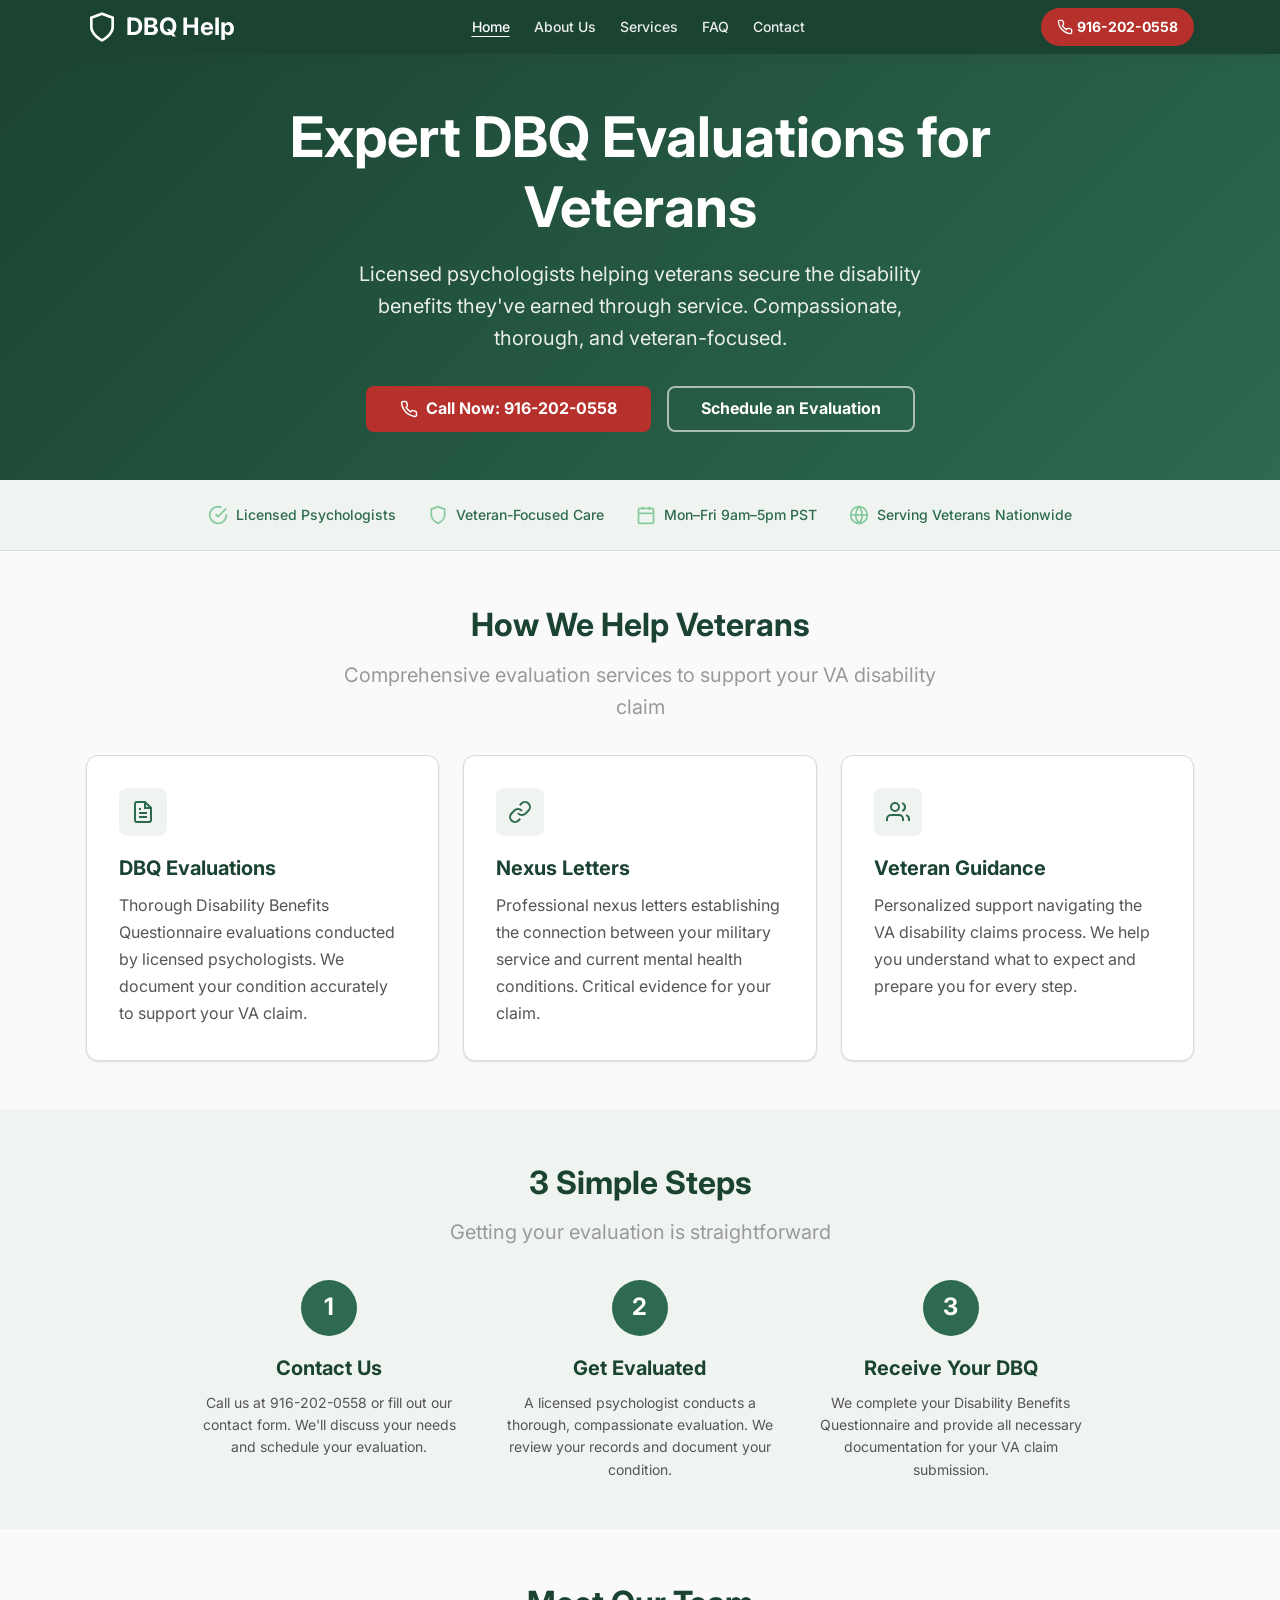
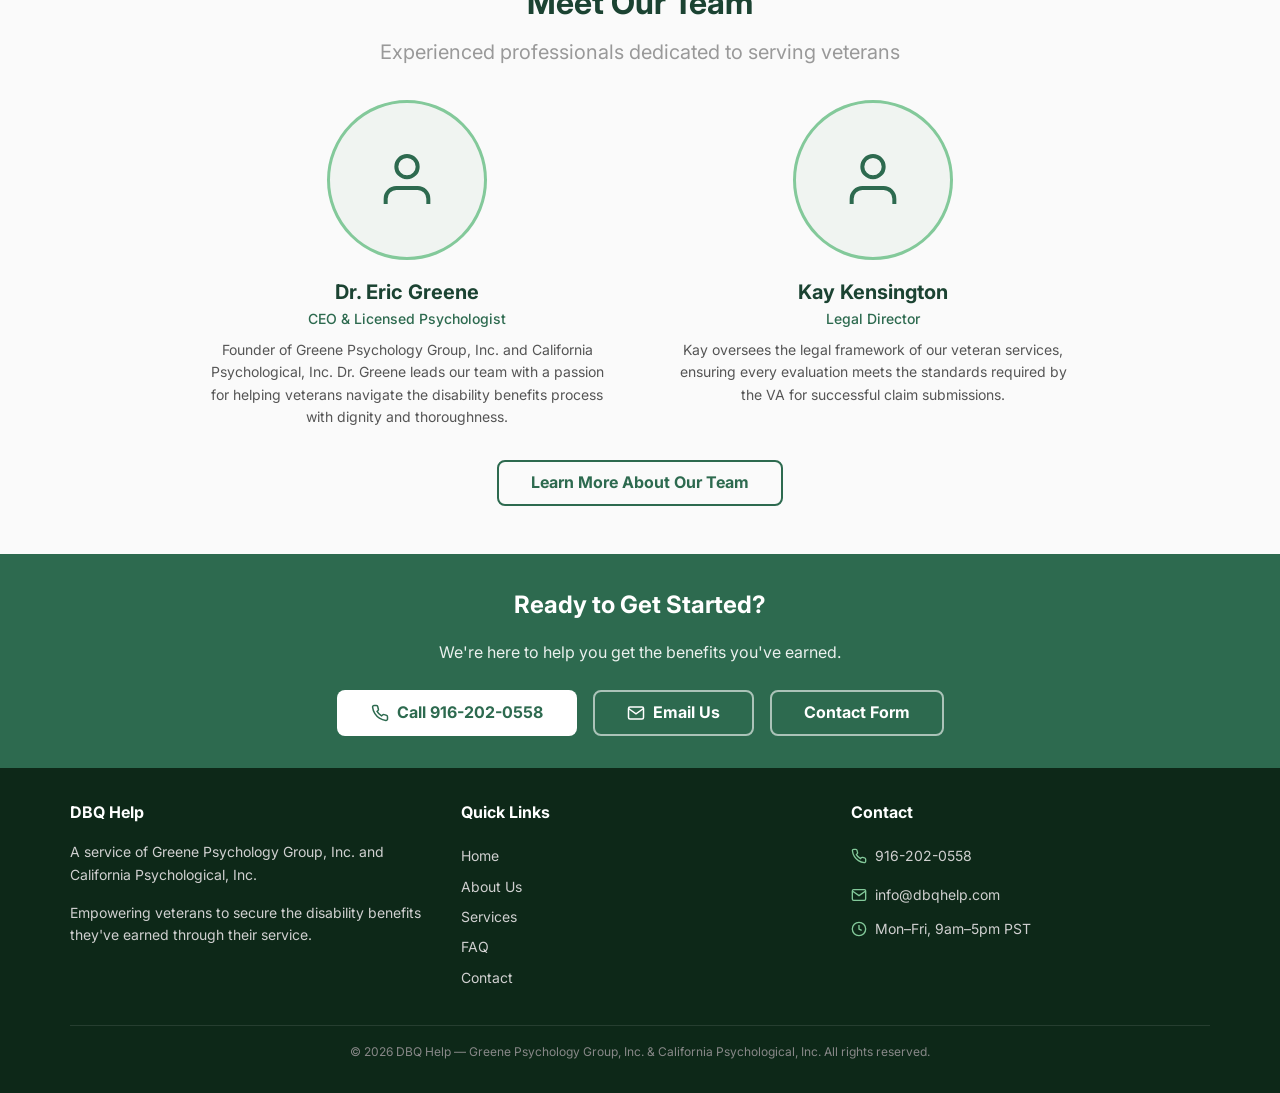
<file: index.html>
<!DOCTYPE html>
<html lang="en">
<head>
  <meta charset="UTF-8">
  <meta name="viewport" content="width=device-width, initial-scale=1.0">
  <title>DBQ Help | Veteran Disability Evaluations by Licensed Psychologists</title>
  <meta name="description" content="Expert DBQ evaluations, nexus letters, and veteran disability claim support from licensed psychologists. Call 916-202-0558 for your evaluation today.">
  <meta name="author" content="DBQ Help — Greene Psychology Group, Inc.">
  <meta name="robots" content="index, follow">
  <link rel="canonical" href="https://dbqhelp.com/">

  <!-- Open Graph -->
  <meta property="og:type" content="website">
  <meta property="og:url" content="https://dbqhelp.com/">
  <meta property="og:title" content="DBQ Help | Veteran Disability Evaluations by Licensed Psychologists">
  <meta property="og:description" content="Expert DBQ evaluations, nexus letters, and veteran disability claim support. Licensed psychologists serving veterans nationwide.">
  <meta property="og:site_name" content="DBQ Help">
  <meta property="og:locale" content="en_US">

  <!-- Twitter -->
  <meta name="twitter:card" content="summary_large_image">
  <meta name="twitter:title" content="DBQ Help | Veteran Disability Evaluations">
  <meta name="twitter:description" content="Expert DBQ evaluations and nexus letters from licensed psychologists. Call 916-202-0558.">

  <!-- Schema.org Structured Data -->
  <script type="application/ld+json">
  {
    "@context": "https://schema.org",
    "@type": "MedicalBusiness",
    "name": "DBQ Help",
    "alternateName": "Greene Psychology Group, Inc.",
    "description": "Expert DBQ evaluations, nexus letters, and veteran disability claim support from licensed psychologists.",
    "url": "https://dbqhelp.com",
    "telephone": "+1-916-202-0558",
    "email": "info@dbqhelp.com",
    "priceRange": "$$",
    "openingHours": "Mo-Fr 09:00-17:00",
    "areaServed": {
      "@type": "Country",
      "name": "United States"
    },
    "founder": {
      "@type": "Person",
      "name": "Dr. Eric Greene",
      "jobTitle": "CEO & Licensed Psychologist"
    },
    "medicalSpecialty": "Psychiatric",
    "sameAs": []
  }
  </script>

  <!-- Fonts -->
  <link rel="preconnect" href="https://fonts.googleapis.com">
  <link rel="preconnect" href="https://fonts.gstatic.com" crossorigin>
  <link href="https://fonts.googleapis.com/css2?family=Inter:wght@400;500;700&display=swap" rel="stylesheet">

  <!-- Styles -->
  <link rel="stylesheet" href="reset.css">
  <link rel="stylesheet" href="tokens.css">
  <link rel="stylesheet" href="styles.css">
</head>
<body class="dbq-page">

  <!-- Skip Link -->
  <a href="#main" class="dbq-skip-link">Skip to main content</a>

  <!-- ── Header ── -->
  <header class="dbq-header" role="banner">
    <div class="dbq-header__inner">
      <a href="index.html" class="dbq-header__logo" aria-label="DBQ Help Home">
        <!-- Shield icon -->
        <svg viewBox="0 0 24 24" fill="none" stroke="currentColor" stroke-width="2" aria-hidden="true">
          <path d="M12 22s8-4 8-10V5l-8-3-8 3v7c0 6 8 10 8 10z"/>
        </svg>
        DBQ Help
      </a>

      <button class="dbq-header__menu-btn" id="menu-toggle" aria-label="Toggle navigation" aria-expanded="false" aria-controls="main-nav">
        <svg width="24" height="24" viewBox="0 0 24 24" fill="none" stroke="currentColor" stroke-width="2" aria-hidden="true">
          <path d="M3 12h18M3 6h18M3 18h18"/>
        </svg>
      </button>

      <nav class="dbq-header__nav" id="main-nav" role="navigation" aria-label="Main navigation">
        <a href="index.html" aria-current="page">Home</a>
        <a href="about.html">About Us</a>
        <a href="services.html">Services</a>
        <a href="faq.html">FAQ</a>
        <a href="contact.html">Contact</a>
      </nav>

      <a href="tel:+19162020558" class="dbq-header__phone" aria-label="Call us at 916-202-0558">
        <svg viewBox="0 0 24 24" fill="none" stroke="currentColor" stroke-width="2" aria-hidden="true">
          <path d="M22 16.92v3a2 2 0 0 1-2.18 2 19.79 19.79 0 0 1-8.63-3.07 19.5 19.5 0 0 1-6-6 19.79 19.79 0 0 1-3.07-8.67A2 2 0 0 1 4.11 2h3a2 2 0 0 1 2 1.72 12.84 12.84 0 0 0 .7 2.81 2 2 0 0 1-.45 2.11L8.09 9.91a16 16 0 0 0 6 6l1.27-1.27a2 2 0 0 1 2.11-.45 12.84 12.84 0 0 0 2.81.7A2 2 0 0 1 22 16.92z"/>
        </svg>
        <span class="dbq-phone-text">916-202-0558</span>
      </a>
    </div>
  </header>

  <main id="main" class="dbq-main">

    <!-- ── Hero ── -->
    <section class="dbq-hero" aria-labelledby="hero-heading">
      <div class="dbq-hero__inner">
        <h1 id="hero-heading">Expert DBQ Evaluations for Veterans</h1>
        <p class="dbq-hero__subtitle">
          Licensed psychologists helping veterans secure the disability benefits they've earned through service. Compassionate, thorough, and veteran-focused.
        </p>
        <div class="dbq-hero__actions">
          <a href="tel:+19162020558" class="dbq-btn dbq-btn--primary">
            <svg viewBox="0 0 24 24" fill="none" stroke="currentColor" stroke-width="2" aria-hidden="true" width="18" height="18">
              <path d="M22 16.92v3a2 2 0 0 1-2.18 2 19.79 19.79 0 0 1-8.63-3.07 19.5 19.5 0 0 1-6-6 19.79 19.79 0 0 1-3.07-8.67A2 2 0 0 1 4.11 2h3a2 2 0 0 1 2 1.72 12.84 12.84 0 0 0 .7 2.81 2 2 0 0 1-.45 2.11L8.09 9.91a16 16 0 0 0 6 6l1.27-1.27a2 2 0 0 1 2.11-.45 12.84 12.84 0 0 0 2.81.7A2 2 0 0 1 22 16.92z"/>
            </svg>
            Call Now: 916-202-0558
          </a>
          <a href="contact.html" class="dbq-btn dbq-btn--secondary">
            Schedule an Evaluation
          </a>
        </div>
      </div>
    </section>

    <!-- ── Trust Bar ── -->
    <section class="dbq-trust" aria-label="Trust indicators">
      <div class="dbq-trust__inner">
        <div class="dbq-trust__item">
          <svg viewBox="0 0 24 24" fill="none" stroke="currentColor" stroke-width="2" aria-hidden="true">
            <path d="M22 11.08V12a10 10 0 1 1-5.93-9.14"/>
            <polyline points="22 4 12 14.01 9 11.01"/>
          </svg>
          Licensed Psychologists
        </div>
        <div class="dbq-trust__item">
          <svg viewBox="0 0 24 24" fill="none" stroke="currentColor" stroke-width="2" aria-hidden="true">
            <path d="M12 22s8-4 8-10V5l-8-3-8 3v7c0 6 8 10 8 10z"/>
          </svg>
          Veteran-Focused Care
        </div>
        <div class="dbq-trust__item">
          <svg viewBox="0 0 24 24" fill="none" stroke="currentColor" stroke-width="2" aria-hidden="true">
            <rect x="3" y="4" width="18" height="18" rx="2" ry="2"/>
            <line x1="16" y1="2" x2="16" y2="6"/>
            <line x1="8" y1="2" x2="8" y2="6"/>
            <line x1="3" y1="10" x2="21" y2="10"/>
          </svg>
          Mon–Fri 9am–5pm PST
        </div>
        <div class="dbq-trust__item">
          <svg viewBox="0 0 24 24" fill="none" stroke="currentColor" stroke-width="2" aria-hidden="true">
            <circle cx="12" cy="12" r="10"/>
            <path d="M2 12h20"/>
            <path d="M12 2a15.3 15.3 0 0 1 4 10 15.3 15.3 0 0 1-4 10 15.3 15.3 0 0 1-4-10 15.3 15.3 0 0 1 4-10z"/>
          </svg>
          Serving Veterans Nationwide
        </div>
      </div>
    </section>

    <!-- ── Services Preview ── -->
    <section class="dbq-section" aria-labelledby="services-heading">
      <div class="dbq-container">
        <div class="dbq-section__header">
          <h2 id="services-heading">How We Help Veterans</h2>
          <p>Comprehensive evaluation services to support your VA disability claim</p>
        </div>
        <div class="dbq-cards">
          <div class="dbq-card">
            <div class="dbq-card__icon">
              <svg viewBox="0 0 24 24" fill="none" stroke="currentColor" stroke-width="2" aria-hidden="true">
                <path d="M14 2H6a2 2 0 0 0-2 2v16a2 2 0 0 0 2 2h12a2 2 0 0 0 2-2V8z"/>
                <polyline points="14 2 14 8 20 8"/>
                <line x1="16" y1="13" x2="8" y2="13"/>
                <line x1="16" y1="17" x2="8" y2="17"/>
                <polyline points="10 9 9 9 8 9"/>
              </svg>
            </div>
            <h3>DBQ Evaluations</h3>
            <p>Thorough Disability Benefits Questionnaire evaluations conducted by licensed psychologists. We document your condition accurately to support your VA claim.</p>
          </div>
          <div class="dbq-card">
            <div class="dbq-card__icon">
              <svg viewBox="0 0 24 24" fill="none" stroke="currentColor" stroke-width="2" aria-hidden="true">
                <path d="M10 13a5 5 0 0 0 7.54.54l3-3a5 5 0 0 0-7.07-7.07l-1.72 1.71"/>
                <path d="M14 11a5 5 0 0 0-7.54-.54l-3 3a5 5 0 0 0 7.07 7.07l1.71-1.71"/>
              </svg>
            </div>
            <h3>Nexus Letters</h3>
            <p>Professional nexus letters establishing the connection between your military service and current mental health conditions. Critical evidence for your claim.</p>
          </div>
          <div class="dbq-card">
            <div class="dbq-card__icon">
              <svg viewBox="0 0 24 24" fill="none" stroke="currentColor" stroke-width="2" aria-hidden="true">
                <path d="M17 21v-2a4 4 0 0 0-4-4H5a4 4 0 0 0-4 4v2"/>
                <circle cx="9" cy="7" r="4"/>
                <path d="M23 21v-2a4 4 0 0 0-3-3.87"/>
                <path d="M16 3.13a4 4 0 0 1 0 7.75"/>
              </svg>
            </div>
            <h3>Veteran Guidance</h3>
            <p>Personalized support navigating the VA disability claims process. We help you understand what to expect and prepare you for every step.</p>
          </div>
        </div>
      </div>
    </section>

    <!-- ── Process Steps ── -->
    <section class="dbq-section dbq-section--alt" aria-labelledby="process-heading">
      <div class="dbq-container">
        <div class="dbq-section__header">
          <h2 id="process-heading">3 Simple Steps</h2>
          <p>Getting your evaluation is straightforward</p>
        </div>
        <div class="dbq-steps">
          <div class="dbq-step">
            <div class="dbq-step__number">1</div>
            <h3>Contact Us</h3>
            <p>Call us at 916-202-0558 or fill out our contact form. We'll discuss your needs and schedule your evaluation.</p>
          </div>
          <div class="dbq-step">
            <div class="dbq-step__number">2</div>
            <h3>Get Evaluated</h3>
            <p>A licensed psychologist conducts a thorough, compassionate evaluation. We review your records and document your condition.</p>
          </div>
          <div class="dbq-step">
            <div class="dbq-step__number">3</div>
            <h3>Receive Your DBQ</h3>
            <p>We complete your Disability Benefits Questionnaire and provide all necessary documentation for your VA claim submission.</p>
          </div>
        </div>
      </div>
    </section>

    <!-- ── Team Preview ── -->
    <section class="dbq-section" aria-labelledby="team-heading">
      <div class="dbq-container">
        <div class="dbq-section__header">
          <h2 id="team-heading">Meet Our Team</h2>
          <p>Experienced professionals dedicated to serving veterans</p>
        </div>
        <div class="dbq-team">
          <div class="dbq-bio">
            <div class="dbq-bio__photo" aria-hidden="true">
              <!-- Placeholder for photo -->
              <svg viewBox="0 0 24 24" fill="none" stroke="currentColor" stroke-width="1.5" width="64" height="64">
                <path d="M20 21v-2a4 4 0 0 0-4-4H8a4 4 0 0 0-4 4v2"/>
                <circle cx="12" cy="7" r="4"/>
              </svg>
            </div>
            <h3>Dr. Eric Greene</h3>
            <p class="dbq-bio__title">CEO &amp; Licensed Psychologist</p>
            <p>Founder of Greene Psychology Group, Inc. and California Psychological, Inc. Dr. Greene leads our team with a passion for helping veterans navigate the disability benefits process with dignity and thoroughness.</p>
          </div>
          <div class="dbq-bio">
            <div class="dbq-bio__photo" aria-hidden="true">
              <svg viewBox="0 0 24 24" fill="none" stroke="currentColor" stroke-width="1.5" width="64" height="64">
                <path d="M20 21v-2a4 4 0 0 0-4-4H8a4 4 0 0 0-4 4v2"/>
                <circle cx="12" cy="7" r="4"/>
              </svg>
            </div>
            <h3>Kay Kensington</h3>
            <p class="dbq-bio__title">Legal Director</p>
            <p>Kay oversees the legal framework of our veteran services, ensuring every evaluation meets the standards required by the VA for successful claim submissions.</p>
          </div>
        </div>
        <div style="text-align:center; margin-top:var(--cup-space-xl);">
          <a href="about.html" class="dbq-btn dbq-btn--outline">Learn More About Our Team</a>
        </div>
      </div>
    </section>

    <!-- ── Contact CTA Strip ── -->
    <section class="dbq-contact-strip" aria-labelledby="cta-heading">
      <h2 id="cta-heading">Ready to Get Started?</h2>
      <p style="margin-bottom:var(--cup-space-lg); opacity:0.9;">We're here to help you get the benefits you've earned.</p>
      <div class="dbq-contact-strip__actions">
        <a href="tel:+19162020558" class="dbq-btn dbq-btn--primary">
          <svg viewBox="0 0 24 24" fill="none" stroke="currentColor" stroke-width="2" aria-hidden="true" width="18" height="18">
            <path d="M22 16.92v3a2 2 0 0 1-2.18 2 19.79 19.79 0 0 1-8.63-3.07 19.5 19.5 0 0 1-6-6 19.79 19.79 0 0 1-3.07-8.67A2 2 0 0 1 4.11 2h3a2 2 0 0 1 2 1.72 12.84 12.84 0 0 0 .7 2.81 2 2 0 0 1-.45 2.11L8.09 9.91a16 16 0 0 0 6 6l1.27-1.27a2 2 0 0 1 2.11-.45 12.84 12.84 0 0 0 2.81.7A2 2 0 0 1 22 16.92z"/>
          </svg>
          Call 916-202-0558
        </a>
        <a href="mailto:info@dbqhelp.com" class="dbq-btn dbq-btn--secondary" style="border-color:rgba(255,255,255,0.6); color:#fff;">
          <svg viewBox="0 0 24 24" fill="none" stroke="currentColor" stroke-width="2" aria-hidden="true" width="18" height="18">
            <path d="M4 4h16c1.1 0 2 .9 2 2v12c0 1.1-.9 2-2 2H4c-1.1 0-2-.9-2-2V6c0-1.1.9-2 2-2z"/>
            <polyline points="22,6 12,13 2,6"/>
          </svg>
          Email Us
        </a>
        <a href="contact.html" class="dbq-btn dbq-btn--secondary" style="border-color:rgba(255,255,255,0.6); color:#fff;">
          Contact Form
        </a>
      </div>
    </section>

  </main>

  <!-- ── Footer ── -->
  <footer class="dbq-footer" role="contentinfo">
    <div class="dbq-footer__inner">
      <div>
        <h4>DBQ Help</h4>
        <p style="font-size:var(--cup-font-size-sm); margin-bottom:var(--cup-space-md);">
          A service of Greene Psychology Group, Inc. and California Psychological, Inc.
        </p>
        <p style="font-size:var(--cup-font-size-sm);">
          Empowering veterans to secure the disability benefits they've earned through their service.
        </p>
      </div>
      <div>
        <h4>Quick Links</h4>
        <a href="index.html">Home</a>
        <a href="about.html">About Us</a>
        <a href="services.html">Services</a>
        <a href="faq.html">FAQ</a>
        <a href="contact.html">Contact</a>
      </div>
      <div>
        <h4>Contact</h4>
        <div class="dbq-footer__contact-item">
          <svg viewBox="0 0 24 24" fill="none" stroke="currentColor" stroke-width="2" aria-hidden="true">
            <path d="M22 16.92v3a2 2 0 0 1-2.18 2 19.79 19.79 0 0 1-8.63-3.07 19.5 19.5 0 0 1-6-6 19.79 19.79 0 0 1-3.07-8.67A2 2 0 0 1 4.11 2h3a2 2 0 0 1 2 1.72 12.84 12.84 0 0 0 .7 2.81 2 2 0 0 1-.45 2.11L8.09 9.91a16 16 0 0 0 6 6l1.27-1.27a2 2 0 0 1 2.11-.45 12.84 12.84 0 0 0 2.81.7A2 2 0 0 1 22 16.92z"/>
          </svg>
          <a href="tel:+19162020558">916-202-0558</a>
        </div>
        <div class="dbq-footer__contact-item">
          <svg viewBox="0 0 24 24" fill="none" stroke="currentColor" stroke-width="2" aria-hidden="true">
            <path d="M4 4h16c1.1 0 2 .9 2 2v12c0 1.1-.9 2-2 2H4c-1.1 0-2-.9-2-2V6c0-1.1.9-2 2-2z"/>
            <polyline points="22,6 12,13 2,6"/>
          </svg>
          <a href="mailto:info@dbqhelp.com">info@dbqhelp.com</a>
        </div>
        <div class="dbq-footer__contact-item">
          <svg viewBox="0 0 24 24" fill="none" stroke="currentColor" stroke-width="2" aria-hidden="true">
            <circle cx="12" cy="12" r="10"/>
            <polyline points="12 6 12 12 16 14"/>
          </svg>
          Mon–Fri, 9am–5pm PST
        </div>
      </div>
    </div>
    <div class="dbq-footer__bottom">
      <p>&copy; 2026 DBQ Help — Greene Psychology Group, Inc. &amp; California Psychological, Inc. All rights reserved.</p>
    </div>
  </footer>

  <!-- Mobile Nav Toggle -->
  <script>
    document.getElementById('menu-toggle').addEventListener('click', function() {
      const nav = document.getElementById('main-nav');
      const expanded = this.getAttribute('aria-expanded') === 'true';
      this.setAttribute('aria-expanded', String(!expanded));
      nav.classList.toggle('is-open');
    });
  </script>

</body>
</html>
</file>
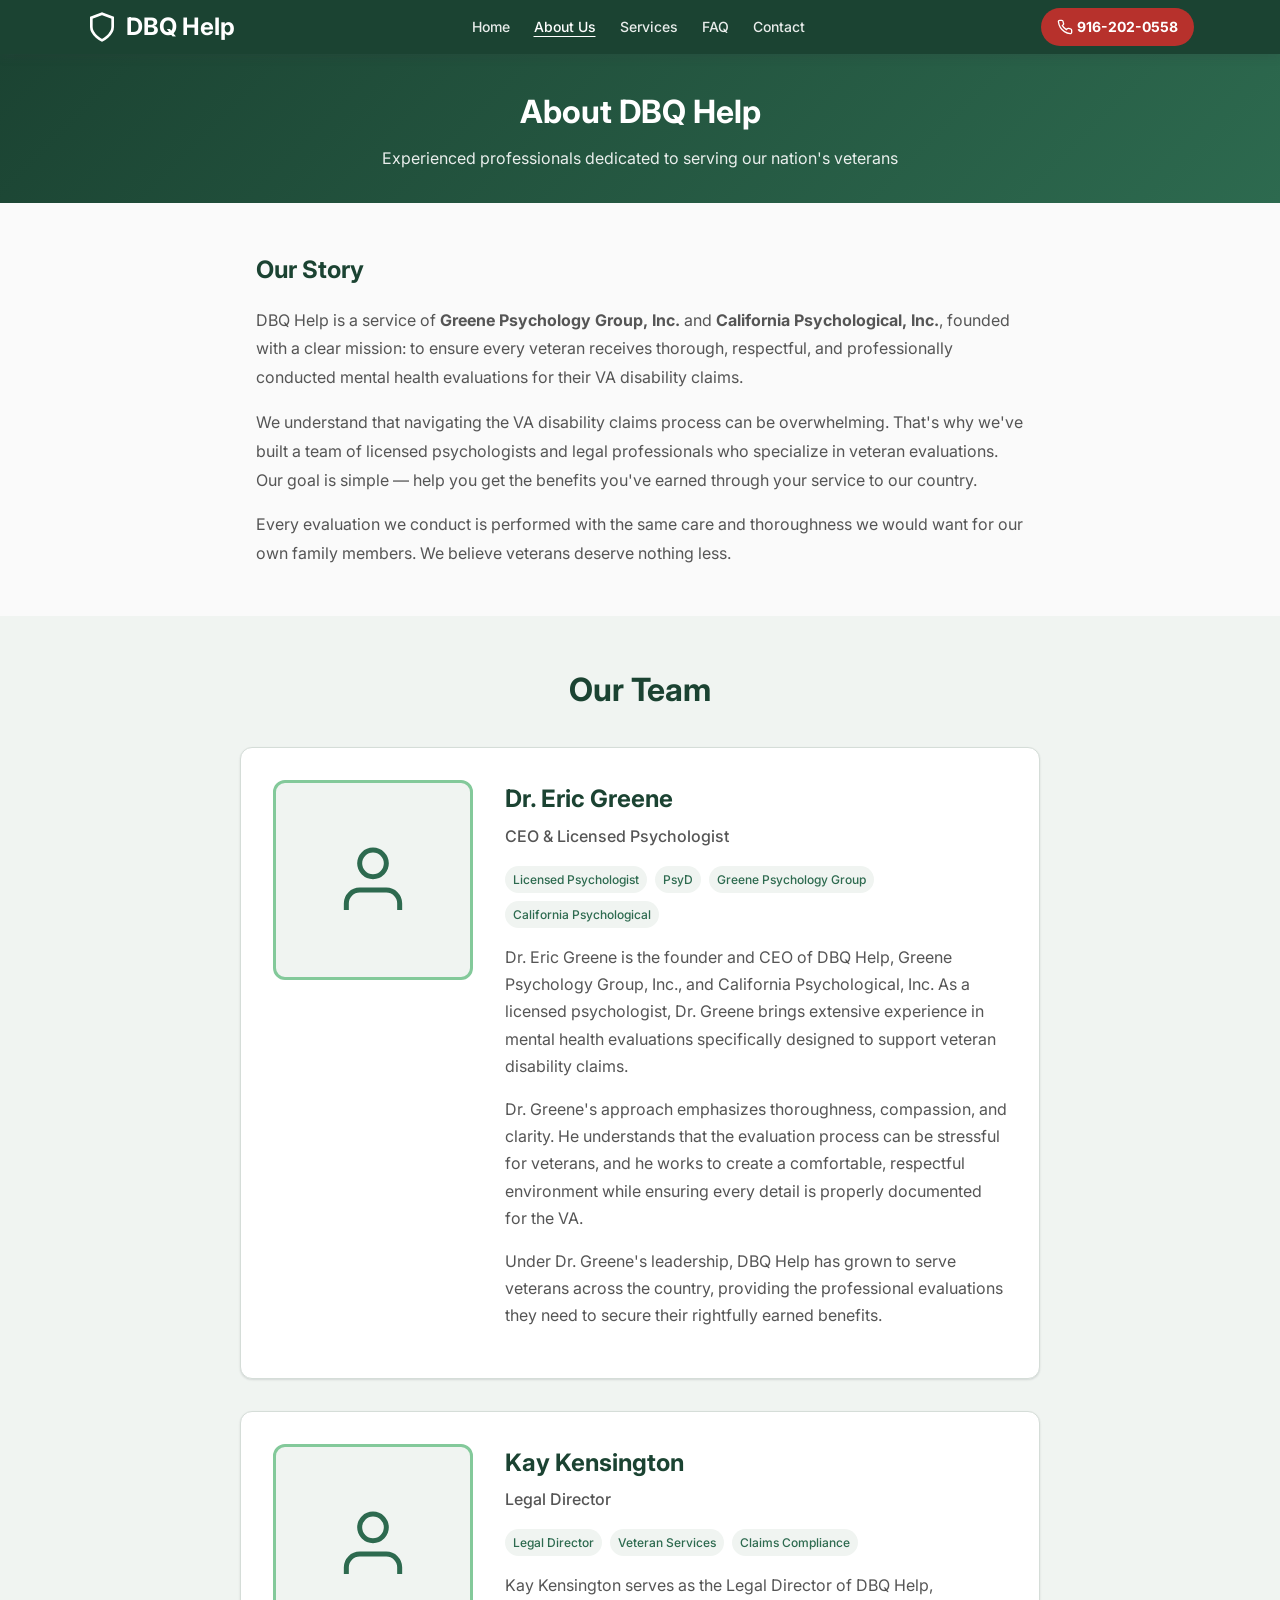
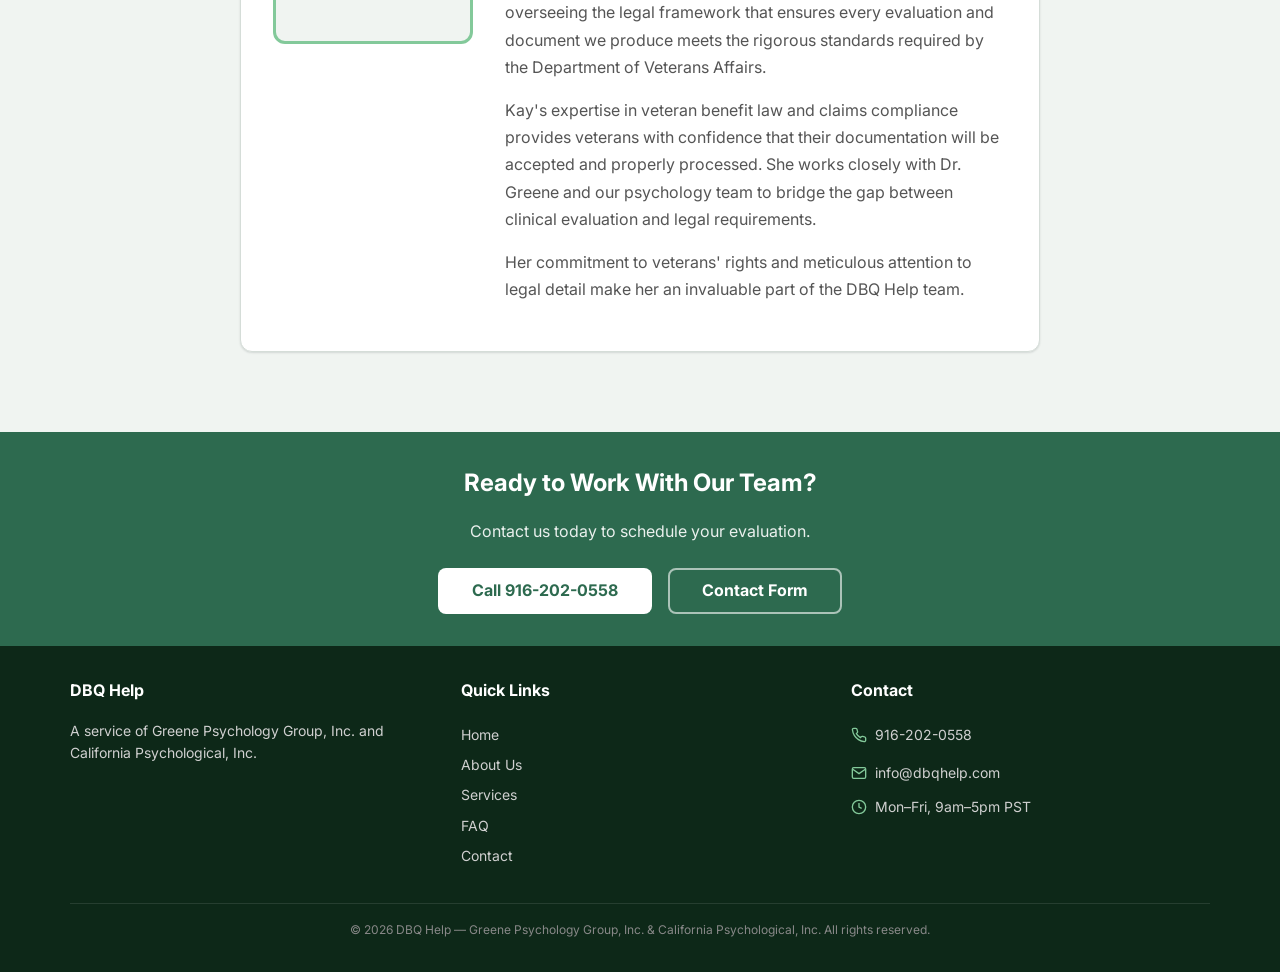
<file: about.html>
<!DOCTYPE html>
<html lang="en">
<head>
  <meta charset="UTF-8">
  <meta name="viewport" content="width=device-width, initial-scale=1.0">
  <title>About Us | DBQ Help — Dr. Eric Greene & Kay Kensington</title>
  <meta name="description" content="Meet Dr. Eric Greene, CEO & Licensed Psychologist, and Kay Kensington, Legal Director at DBQ Help. Experienced professionals dedicated to veteran mental health evaluations.">
  <meta name="robots" content="index, follow">
  <link rel="canonical" href="https://dbqhelp.com/about">

  <meta property="og:type" content="website">
  <meta property="og:url" content="https://dbqhelp.com/about">
  <meta property="og:title" content="About Us | DBQ Help — Meet Our Team">
  <meta property="og:description" content="Meet the experienced professionals behind DBQ Help. Licensed psychologists and legal experts serving veterans.">
  <meta property="og:site_name" content="DBQ Help">

  <script type="application/ld+json">
  [{
    "@context": "https://schema.org",
    "@type": "Person",
    "name": "Dr. Eric Greene",
    "jobTitle": "CEO & Licensed Psychologist",
    "worksFor": {
      "@type": "Organization",
      "name": "Greene Psychology Group, Inc."
    },
    "url": "https://dbqhelp.com/about"
  }, {
    "@context": "https://schema.org",
    "@type": "Person",
    "name": "Kay Kensington",
    "jobTitle": "Legal Director",
    "worksFor": {
      "@type": "Organization",
      "name": "DBQ Help"
    },
    "url": "https://dbqhelp.com/about"
  }]
  </script>

  <link rel="preconnect" href="https://fonts.googleapis.com">
  <link rel="preconnect" href="https://fonts.gstatic.com" crossorigin>
  <link href="https://fonts.googleapis.com/css2?family=Inter:wght@400;500;700&display=swap" rel="stylesheet">

  <link rel="stylesheet" href="reset.css">
  <link rel="stylesheet" href="tokens.css">
  <link rel="stylesheet" href="styles.css">
</head>
<body class="dbq-page">

  <a href="#main" class="dbq-skip-link">Skip to main content</a>

  <!-- ── Header ── -->
  <header class="dbq-header" role="banner">
    <div class="dbq-header__inner">
      <a href="index.html" class="dbq-header__logo" aria-label="DBQ Help Home">
        <svg viewBox="0 0 24 24" fill="none" stroke="currentColor" stroke-width="2" aria-hidden="true">
          <path d="M12 22s8-4 8-10V5l-8-3-8 3v7c0 6 8 10 8 10z"/>
        </svg>
        DBQ Help
      </a>

      <button class="dbq-header__menu-btn" id="menu-toggle" aria-label="Toggle navigation" aria-expanded="false" aria-controls="main-nav">
        <svg width="24" height="24" viewBox="0 0 24 24" fill="none" stroke="currentColor" stroke-width="2" aria-hidden="true">
          <path d="M3 12h18M3 6h18M3 18h18"/>
        </svg>
      </button>

      <nav class="dbq-header__nav" id="main-nav" role="navigation" aria-label="Main navigation">
        <a href="index.html">Home</a>
        <a href="about.html" aria-current="page">About Us</a>
        <a href="services.html">Services</a>
        <a href="faq.html">FAQ</a>
        <a href="contact.html">Contact</a>
      </nav>

      <a href="tel:+19162020558" class="dbq-header__phone" aria-label="Call us at 916-202-0558">
        <svg viewBox="0 0 24 24" fill="none" stroke="currentColor" stroke-width="2" aria-hidden="true">
          <path d="M22 16.92v3a2 2 0 0 1-2.18 2 19.79 19.79 0 0 1-8.63-3.07 19.5 19.5 0 0 1-6-6 19.79 19.79 0 0 1-3.07-8.67A2 2 0 0 1 4.11 2h3a2 2 0 0 1 2 1.72 12.84 12.84 0 0 0 .7 2.81 2 2 0 0 1-.45 2.11L8.09 9.91a16 16 0 0 0 6 6l1.27-1.27a2 2 0 0 1 2.11-.45 12.84 12.84 0 0 0 2.81.7A2 2 0 0 1 22 16.92z"/>
        </svg>
        <span class="dbq-phone-text">916-202-0558</span>
      </a>
    </div>
  </header>

  <main id="main" class="dbq-main">

    <!-- ── Page Hero ── -->
    <section class="dbq-about-hero">
      <h1>About DBQ Help</h1>
      <p style="margin-top:var(--cup-space-sm); opacity:0.9;">Experienced professionals dedicated to serving our nation's veterans</p>
    </section>

    <!-- ── Company Story ── -->
    <section class="dbq-section" aria-labelledby="story-heading">
      <div class="dbq-container" style="max-width:800px;">
        <h2 id="story-heading" style="font-size:var(--cup-font-size-xl); font-weight:var(--cup-font-weight-bold); color:var(--cup-color-primary); margin-bottom:var(--cup-space-md);">Our Story</h2>
        <p style="color:#555; line-height:1.8; margin-bottom:var(--cup-space-md);">
          DBQ Help is a service of <strong>Greene Psychology Group, Inc.</strong> and <strong>California Psychological, Inc.</strong>, founded with a clear mission: to ensure every veteran receives thorough, respectful, and professionally conducted mental health evaluations for their VA disability claims.
        </p>
        <p style="color:#555; line-height:1.8; margin-bottom:var(--cup-space-md);">
          We understand that navigating the VA disability claims process can be overwhelming. That's why we've built a team of licensed psychologists and legal professionals who specialize in veteran evaluations. Our goal is simple — help you get the benefits you've earned through your service to our country.
        </p>
        <p style="color:#555; line-height:1.8;">
          Every evaluation we conduct is performed with the same care and thoroughness we would want for our own family members. We believe veterans deserve nothing less.
        </p>
      </div>
    </section>

    <!-- ── Team Bios ── -->
    <section class="dbq-section dbq-section--alt" aria-labelledby="team-heading">
      <div class="dbq-container">
        <div class="dbq-section__header">
          <h2 id="team-heading">Our Team</h2>
        </div>

        <!-- Dr. Eric Greene -->
        <article class="dbq-bio-full">
          <div class="dbq-bio-full__photo" aria-hidden="true">
            <svg viewBox="0 0 24 24" fill="none" stroke="currentColor" stroke-width="1.5" width="80" height="80">
              <path d="M20 21v-2a4 4 0 0 0-4-4H8a4 4 0 0 0-4 4v2"/>
              <circle cx="12" cy="7" r="4"/>
            </svg>
          </div>
          <div>
            <h2>Dr. Eric Greene</h2>
            <p class="dbq-bio-full__role">CEO &amp; Licensed Psychologist</p>
            <div class="dbq-bio-full__credentials">
              <span class="dbq-credential">Licensed Psychologist</span>
              <span class="dbq-credential">PsyD</span>
              <span class="dbq-credential">Greene Psychology Group</span>
              <span class="dbq-credential">California Psychological</span>
            </div>
            <p>
              Dr. Eric Greene is the founder and CEO of DBQ Help, Greene Psychology Group, Inc., and California Psychological, Inc. As a licensed psychologist, Dr. Greene brings extensive experience in mental health evaluations specifically designed to support veteran disability claims.
            </p>
            <p>
              Dr. Greene's approach emphasizes thoroughness, compassion, and clarity. He understands that the evaluation process can be stressful for veterans, and he works to create a comfortable, respectful environment while ensuring every detail is properly documented for the VA.
            </p>
            <p>
              Under Dr. Greene's leadership, DBQ Help has grown to serve veterans across the country, providing the professional evaluations they need to secure their rightfully earned benefits.
            </p>
          </div>
        </article>

        <!-- Kay Kensington -->
        <article class="dbq-bio-full">
          <div class="dbq-bio-full__photo" aria-hidden="true">
            <svg viewBox="0 0 24 24" fill="none" stroke="currentColor" stroke-width="1.5" width="80" height="80">
              <path d="M20 21v-2a4 4 0 0 0-4-4H8a4 4 0 0 0-4 4v2"/>
              <circle cx="12" cy="7" r="4"/>
            </svg>
          </div>
          <div>
            <h2>Kay Kensington</h2>
            <p class="dbq-bio-full__role">Legal Director</p>
            <div class="dbq-bio-full__credentials">
              <span class="dbq-credential">Legal Director</span>
              <span class="dbq-credential">Veteran Services</span>
              <span class="dbq-credential">Claims Compliance</span>
            </div>
            <p>
              Kay Kensington serves as the Legal Director of DBQ Help, overseeing the legal framework that ensures every evaluation and document we produce meets the rigorous standards required by the Department of Veterans Affairs.
            </p>
            <p>
              Kay's expertise in veteran benefit law and claims compliance provides veterans with confidence that their documentation will be accepted and properly processed. She works closely with Dr. Greene and our psychology team to bridge the gap between clinical evaluation and legal requirements.
            </p>
            <p>
              Her commitment to veterans' rights and meticulous attention to legal detail make her an invaluable part of the DBQ Help team.
            </p>
          </div>
        </article>

      </div>
    </section>

    <!-- ── CTA ── -->
    <section class="dbq-contact-strip" aria-labelledby="about-cta-heading">
      <h2 id="about-cta-heading">Ready to Work With Our Team?</h2>
      <p style="margin-bottom:var(--cup-space-lg); opacity:0.9;">Contact us today to schedule your evaluation.</p>
      <div class="dbq-contact-strip__actions">
        <a href="tel:+19162020558" class="dbq-btn dbq-btn--primary">
          Call 916-202-0558
        </a>
        <a href="contact.html" class="dbq-btn dbq-btn--secondary" style="border-color:rgba(255,255,255,0.6); color:#fff;">
          Contact Form
        </a>
      </div>
    </section>

  </main>

  <!-- ── Footer ── -->
  <footer class="dbq-footer" role="contentinfo">
    <div class="dbq-footer__inner">
      <div>
        <h4>DBQ Help</h4>
        <p style="font-size:var(--cup-font-size-sm); margin-bottom:var(--cup-space-md);">
          A service of Greene Psychology Group, Inc. and California Psychological, Inc.
        </p>
      </div>
      <div>
        <h4>Quick Links</h4>
        <a href="index.html">Home</a>
        <a href="about.html">About Us</a>
        <a href="services.html">Services</a>
        <a href="faq.html">FAQ</a>
        <a href="contact.html">Contact</a>
      </div>
      <div>
        <h4>Contact</h4>
        <div class="dbq-footer__contact-item">
          <svg viewBox="0 0 24 24" fill="none" stroke="currentColor" stroke-width="2" aria-hidden="true"><path d="M22 16.92v3a2 2 0 0 1-2.18 2 19.79 19.79 0 0 1-8.63-3.07 19.5 19.5 0 0 1-6-6 19.79 19.79 0 0 1-3.07-8.67A2 2 0 0 1 4.11 2h3a2 2 0 0 1 2 1.72 12.84 12.84 0 0 0 .7 2.81 2 2 0 0 1-.45 2.11L8.09 9.91a16 16 0 0 0 6 6l1.27-1.27a2 2 0 0 1 2.11-.45 12.84 12.84 0 0 0 2.81.7A2 2 0 0 1 22 16.92z"/></svg>
          <a href="tel:+19162020558">916-202-0558</a>
        </div>
        <div class="dbq-footer__contact-item">
          <svg viewBox="0 0 24 24" fill="none" stroke="currentColor" stroke-width="2" aria-hidden="true"><path d="M4 4h16c1.1 0 2 .9 2 2v12c0 1.1-.9 2-2 2H4c-1.1 0-2-.9-2-2V6c0-1.1.9-2 2-2z"/><polyline points="22,6 12,13 2,6"/></svg>
          <a href="mailto:info@dbqhelp.com">info@dbqhelp.com</a>
        </div>
        <div class="dbq-footer__contact-item">
          <svg viewBox="0 0 24 24" fill="none" stroke="currentColor" stroke-width="2" aria-hidden="true"><circle cx="12" cy="12" r="10"/><polyline points="12 6 12 12 16 14"/></svg>
          Mon–Fri, 9am–5pm PST
        </div>
      </div>
    </div>
    <div class="dbq-footer__bottom">
      <p>&copy; 2026 DBQ Help — Greene Psychology Group, Inc. &amp; California Psychological, Inc. All rights reserved.</p>
    </div>
  </footer>

  <script>
    document.getElementById('menu-toggle').addEventListener('click', function() {
      const nav = document.getElementById('main-nav');
      const expanded = this.getAttribute('aria-expanded') === 'true';
      this.setAttribute('aria-expanded', String(!expanded));
      nav.classList.toggle('is-open');
    });
  </script>

</body>
</html>
</file>
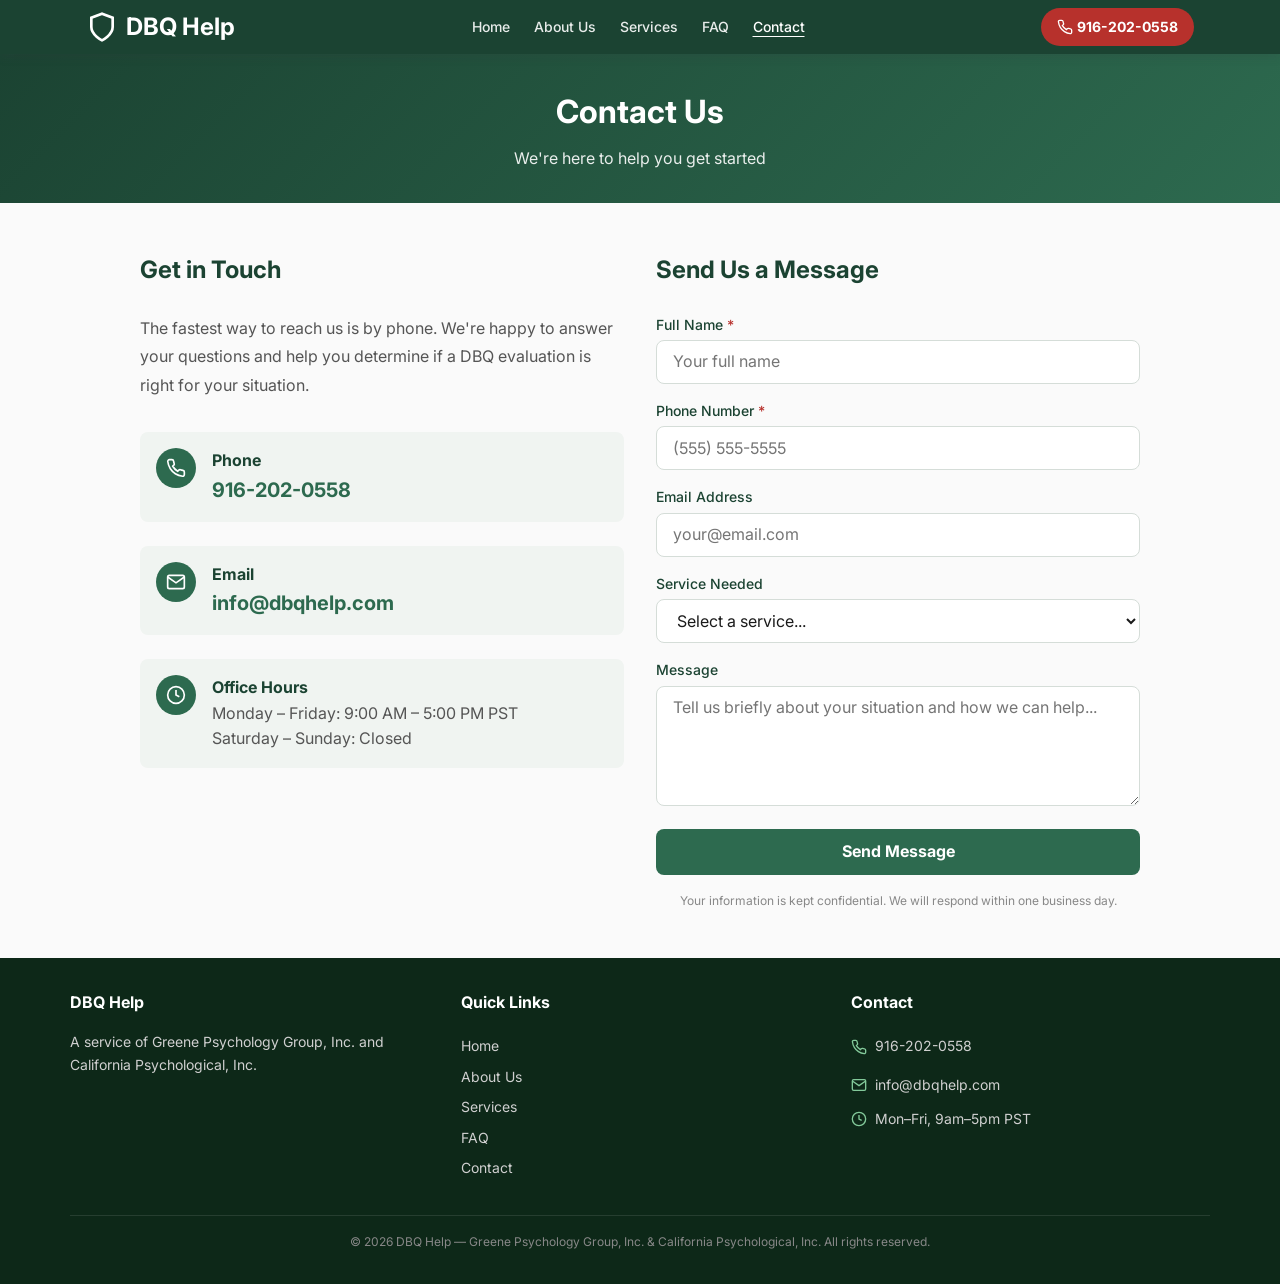
<file: contact.html>
<!DOCTYPE html>
<html lang="en">
<head>
  <meta charset="UTF-8">
  <meta name="viewport" content="width=device-width, initial-scale=1.0">
  <title>Contact Us | DBQ Help — Schedule Your Veteran Evaluation</title>
  <meta name="description" content="Contact DBQ Help to schedule your DBQ evaluation. Call 916-202-0558 or email info@dbqhelp.com. Licensed psychologists serving veterans Mon-Fri 9am-5pm PST.">
  <meta name="robots" content="index, follow">
  <link rel="canonical" href="https://dbqhelp.com/contact">

  <meta property="og:type" content="website">
  <meta property="og:url" content="https://dbqhelp.com/contact">
  <meta property="og:title" content="Contact DBQ Help — Schedule Your Veteran Evaluation">
  <meta property="og:description" content="Call 916-202-0558 or email info@dbqhelp.com. Licensed psychologists serving veterans Mon-Fri 9am-5pm PST.">
  <meta property="og:site_name" content="DBQ Help">

  <script type="application/ld+json">
  {
    "@context": "https://schema.org",
    "@type": "ContactPage",
    "name": "Contact DBQ Help",
    "url": "https://dbqhelp.com/contact",
    "mainEntity": {
      "@type": "MedicalBusiness",
      "name": "DBQ Help",
      "telephone": "+1-916-202-0558",
      "email": "info@dbqhelp.com",
      "openingHours": "Mo-Fr 09:00-17:00"
    }
  }
  </script>

  <link rel="preconnect" href="https://fonts.googleapis.com">
  <link rel="preconnect" href="https://fonts.gstatic.com" crossorigin>
  <link href="https://fonts.googleapis.com/css2?family=Inter:wght@400;500;700&display=swap" rel="stylesheet">

  <link rel="stylesheet" href="reset.css">
  <link rel="stylesheet" href="tokens.css">
  <link rel="stylesheet" href="styles.css">
</head>
<body class="dbq-page">

  <a href="#main" class="dbq-skip-link">Skip to main content</a>

  <header class="dbq-header" role="banner">
    <div class="dbq-header__inner">
      <a href="index.html" class="dbq-header__logo" aria-label="DBQ Help Home">
        <svg viewBox="0 0 24 24" fill="none" stroke="currentColor" stroke-width="2" aria-hidden="true"><path d="M12 22s8-4 8-10V5l-8-3-8 3v7c0 6 8 10 8 10z"/></svg>
        DBQ Help
      </a>
      <button class="dbq-header__menu-btn" id="menu-toggle" aria-label="Toggle navigation" aria-expanded="false" aria-controls="main-nav">
        <svg width="24" height="24" viewBox="0 0 24 24" fill="none" stroke="currentColor" stroke-width="2" aria-hidden="true"><path d="M3 12h18M3 6h18M3 18h18"/></svg>
      </button>
      <nav class="dbq-header__nav" id="main-nav" role="navigation" aria-label="Main navigation">
        <a href="index.html">Home</a>
        <a href="about.html">About Us</a>
        <a href="services.html">Services</a>
        <a href="faq.html">FAQ</a>
        <a href="contact.html" aria-current="page">Contact</a>
      </nav>
      <a href="tel:+19162020558" class="dbq-header__phone" aria-label="Call us at 916-202-0558">
        <svg viewBox="0 0 24 24" fill="none" stroke="currentColor" stroke-width="2" aria-hidden="true"><path d="M22 16.92v3a2 2 0 0 1-2.18 2 19.79 19.79 0 0 1-8.63-3.07 19.5 19.5 0 0 1-6-6 19.79 19.79 0 0 1-3.07-8.67A2 2 0 0 1 4.11 2h3a2 2 0 0 1 2 1.72 12.84 12.84 0 0 0 .7 2.81 2 2 0 0 1-.45 2.11L8.09 9.91a16 16 0 0 0 6 6l1.27-1.27a2 2 0 0 1 2.11-.45 12.84 12.84 0 0 0 2.81.7A2 2 0 0 1 22 16.92z"/></svg>
        <span class="dbq-phone-text">916-202-0558</span>
      </a>
    </div>
  </header>

  <main id="main" class="dbq-main">

    <section class="dbq-about-hero">
      <h1>Contact Us</h1>
      <p style="margin-top:var(--cup-space-sm); opacity:0.9;">We're here to help you get started</p>
    </section>

    <section class="dbq-section" aria-labelledby="contact-heading">
      <div class="dbq-container">
        <h2 id="contact-heading" class="sr-only">Get in Touch</h2>

        <div style="display:grid; grid-template-columns:1fr 1fr; gap:var(--cup-space-xl); max-width:1000px; margin-inline:auto;">

          <!-- Contact Info -->
          <div>
            <h3 style="font-size:var(--cup-font-size-xl); font-weight:var(--cup-font-weight-bold); color:var(--cup-color-primary); margin-bottom:var(--cup-space-lg);">Get in Touch</h3>

            <p style="color:#555; line-height:1.8; margin-bottom:var(--cup-space-xl);">
              The fastest way to reach us is by phone. We're happy to answer your questions and help you determine if a DBQ evaluation is right for your situation.
            </p>

            <!-- Phone -->
            <div style="display:flex; align-items:start; gap:var(--cup-space-md); margin-bottom:var(--cup-space-lg); padding:var(--cup-space-md); background:var(--dbq-color-trust-bg); border-radius:var(--cup-radius-md);">
              <div style="width:40px; height:40px; background:var(--dbq-color-accent); border-radius:50%; display:flex; align-items:center; justify-content:center; flex-shrink:0;">
                <svg viewBox="0 0 24 24" fill="none" stroke="#fff" stroke-width="2" width="20" height="20" aria-hidden="true"><path d="M22 16.92v3a2 2 0 0 1-2.18 2 19.79 19.79 0 0 1-8.63-3.07 19.5 19.5 0 0 1-6-6 19.79 19.79 0 0 1-3.07-8.67A2 2 0 0 1 4.11 2h3a2 2 0 0 1 2 1.72 12.84 12.84 0 0 0 .7 2.81 2 2 0 0 1-.45 2.11L8.09 9.91a16 16 0 0 0 6 6l1.27-1.27a2 2 0 0 1 2.11-.45 12.84 12.84 0 0 0 2.81.7A2 2 0 0 1 22 16.92z"/></svg>
              </div>
              <div>
                <strong style="color:var(--cup-color-primary);">Phone</strong><br>
                <a href="tel:+19162020558" style="font-size:var(--cup-font-size-lg); font-weight:var(--cup-font-weight-bold); color:var(--dbq-color-accent);">916-202-0558</a>
              </div>
            </div>

            <!-- Email -->
            <div style="display:flex; align-items:start; gap:var(--cup-space-md); margin-bottom:var(--cup-space-lg); padding:var(--cup-space-md); background:var(--dbq-color-trust-bg); border-radius:var(--cup-radius-md);">
              <div style="width:40px; height:40px; background:var(--dbq-color-accent); border-radius:50%; display:flex; align-items:center; justify-content:center; flex-shrink:0;">
                <svg viewBox="0 0 24 24" fill="none" stroke="#fff" stroke-width="2" width="20" height="20" aria-hidden="true"><path d="M4 4h16c1.1 0 2 .9 2 2v12c0 1.1-.9 2-2 2H4c-1.1 0-2-.9-2-2V6c0-1.1.9-2 2-2z"/><polyline points="22,6 12,13 2,6"/></svg>
              </div>
              <div>
                <strong style="color:var(--cup-color-primary);">Email</strong><br>
                <a href="mailto:info@dbqhelp.com" style="font-size:var(--cup-font-size-lg); font-weight:var(--cup-font-weight-bold); color:var(--dbq-color-accent);">info@dbqhelp.com</a>
              </div>
            </div>

            <!-- Hours -->
            <div style="display:flex; align-items:start; gap:var(--cup-space-md); padding:var(--cup-space-md); background:var(--dbq-color-trust-bg); border-radius:var(--cup-radius-md);">
              <div style="width:40px; height:40px; background:var(--dbq-color-accent); border-radius:50%; display:flex; align-items:center; justify-content:center; flex-shrink:0;">
                <svg viewBox="0 0 24 24" fill="none" stroke="#fff" stroke-width="2" width="20" height="20" aria-hidden="true"><circle cx="12" cy="12" r="10"/><polyline points="12 6 12 12 16 14"/></svg>
              </div>
              <div>
                <strong style="color:var(--cup-color-primary);">Office Hours</strong><br>
                <span style="color:#555;">Monday – Friday: 9:00 AM – 5:00 PM PST</span><br>
                <span style="color:#555;">Saturday – Sunday: Closed</span>
              </div>
            </div>
          </div>

          <!-- Contact Form -->
          <div>
            <h3 style="font-size:var(--cup-font-size-xl); font-weight:var(--cup-font-weight-bold); color:var(--cup-color-primary); margin-bottom:var(--cup-space-lg);">Send Us a Message</h3>

            <form class="dbq-form" id="contact-form" novalidate>
              <div class="dbq-form__group">
                <label for="name" class="dbq-form__label">Full Name <span style="color:var(--cup-color-error);">*</span></label>
                <input type="text" id="name" name="name" class="dbq-form__input" required autocomplete="name" placeholder="Your full name">
              </div>

              <div class="dbq-form__group">
                <label for="phone" class="dbq-form__label">Phone Number <span style="color:var(--cup-color-error);">*</span></label>
                <input type="tel" id="phone" name="phone" class="dbq-form__input" required autocomplete="tel" placeholder="(555) 555-5555">
              </div>

              <div class="dbq-form__group">
                <label for="email" class="dbq-form__label">Email Address</label>
                <input type="email" id="email" name="email" class="dbq-form__input" autocomplete="email" placeholder="your@email.com">
              </div>

              <div class="dbq-form__group">
                <label for="service" class="dbq-form__label">Service Needed</label>
                <select id="service" name="service" class="dbq-form__select">
                  <option value="">Select a service...</option>
                  <option value="dbq">DBQ Evaluation</option>
                  <option value="nexus">Nexus Letter</option>
                  <option value="both">DBQ + Nexus Letter</option>
                  <option value="guidance">Claims Process Guidance</option>
                  <option value="other">Other / Not Sure</option>
                </select>
              </div>

              <div class="dbq-form__group">
                <label for="message" class="dbq-form__label">Message</label>
                <textarea id="message" name="message" class="dbq-form__textarea" placeholder="Tell us briefly about your situation and how we can help..."></textarea>
              </div>

              <button type="submit" class="dbq-btn dbq-btn--primary" style="width:100%; justify-content:center; background:var(--dbq-color-accent);">
                Send Message
              </button>

              <p style="font-size:var(--cup-font-size-xs); color:#888; margin-top:var(--cup-space-md); text-align:center;">
                Your information is kept confidential. We will respond within one business day.
              </p>
            </form>
          </div>

        </div>
      </div>
    </section>

  </main>

  <footer class="dbq-footer" role="contentinfo">
    <div class="dbq-footer__inner">
      <div>
        <h4>DBQ Help</h4>
        <p style="font-size:var(--cup-font-size-sm);">A service of Greene Psychology Group, Inc. and California Psychological, Inc.</p>
      </div>
      <div>
        <h4>Quick Links</h4>
        <a href="index.html">Home</a>
        <a href="about.html">About Us</a>
        <a href="services.html">Services</a>
        <a href="faq.html">FAQ</a>
        <a href="contact.html">Contact</a>
      </div>
      <div>
        <h4>Contact</h4>
        <div class="dbq-footer__contact-item">
          <svg viewBox="0 0 24 24" fill="none" stroke="currentColor" stroke-width="2" aria-hidden="true"><path d="M22 16.92v3a2 2 0 0 1-2.18 2 19.79 19.79 0 0 1-8.63-3.07 19.5 19.5 0 0 1-6-6 19.79 19.79 0 0 1-3.07-8.67A2 2 0 0 1 4.11 2h3a2 2 0 0 1 2 1.72 12.84 12.84 0 0 0 .7 2.81 2 2 0 0 1-.45 2.11L8.09 9.91a16 16 0 0 0 6 6l1.27-1.27a2 2 0 0 1 2.11-.45 12.84 12.84 0 0 0 2.81.7A2 2 0 0 1 22 16.92z"/></svg>
          <a href="tel:+19162020558">916-202-0558</a>
        </div>
        <div class="dbq-footer__contact-item">
          <svg viewBox="0 0 24 24" fill="none" stroke="currentColor" stroke-width="2" aria-hidden="true"><path d="M4 4h16c1.1 0 2 .9 2 2v12c0 1.1-.9 2-2 2H4c-1.1 0-2-.9-2-2V6c0-1.1.9-2 2-2z"/><polyline points="22,6 12,13 2,6"/></svg>
          <a href="mailto:info@dbqhelp.com">info@dbqhelp.com</a>
        </div>
        <div class="dbq-footer__contact-item">
          <svg viewBox="0 0 24 24" fill="none" stroke="currentColor" stroke-width="2" aria-hidden="true"><circle cx="12" cy="12" r="10"/><polyline points="12 6 12 12 16 14"/></svg>
          Mon–Fri, 9am–5pm PST
        </div>
      </div>
    </div>
    <div class="dbq-footer__bottom">
      <p>&copy; 2026 DBQ Help — Greene Psychology Group, Inc. &amp; California Psychological, Inc. All rights reserved.</p>
    </div>
  </footer>

  <script>
    document.getElementById('menu-toggle').addEventListener('click', function() {
      const nav = document.getElementById('main-nav');
      const expanded = this.getAttribute('aria-expanded') === 'true';
      this.setAttribute('aria-expanded', String(!expanded));
      nav.classList.toggle('is-open');
    });

    // Simple form feedback (no actual submission in prototype)
    document.getElementById('contact-form').addEventListener('submit', function(e) {
      e.preventDefault();
      const name = document.getElementById('name').value.trim();
      const phone = document.getElementById('phone').value.trim();
      if (!name || !phone) {
        alert('Please provide your name and phone number so we can reach you.');
        return;
      }
      alert('Thank you, ' + name + '! In a live site, your message would be sent. For now, please call us at 916-202-0558.');
    });
  </script>

  <style>.sr-only{position:absolute;width:1px;height:1px;padding:0;margin:-1px;overflow:hidden;clip:rect(0,0,0,0);white-space:nowrap;border:0;}</style>
  <style>
    @media (max-width: 768px) {
      [style*="grid-template-columns:1fr 1fr"] {
        grid-template-columns: 1fr !important;
      }
    }
  </style>

</body>
</html>
</file>
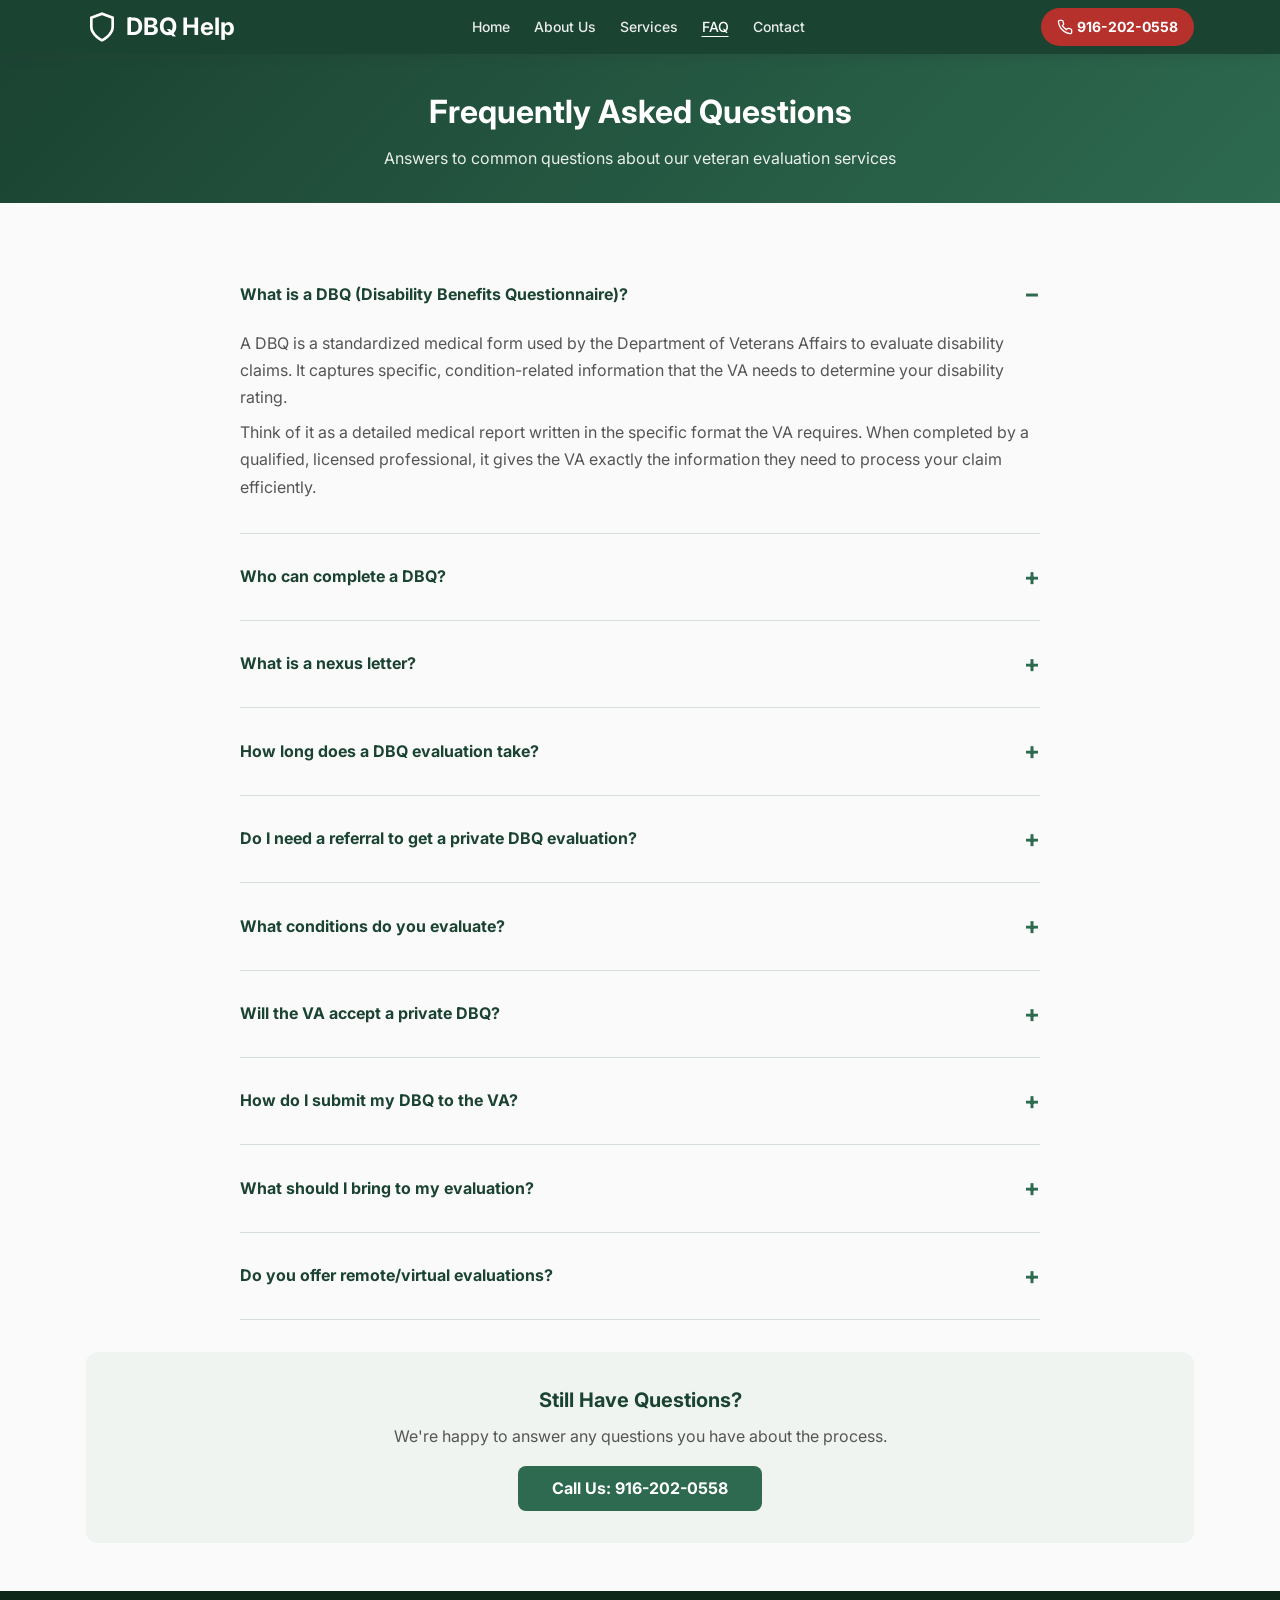
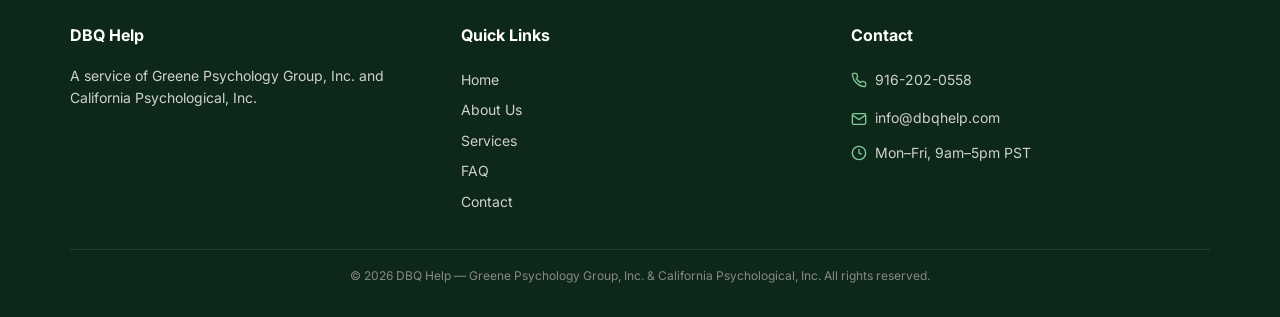
<file: faq.html>
<!DOCTYPE html>
<html lang="en">
<head>
  <meta charset="UTF-8">
  <meta name="viewport" content="width=device-width, initial-scale=1.0">
  <title>FAQ | Common Questions About DBQ Evaluations for Veterans</title>
  <meta name="description" content="Answers to common questions about DBQ evaluations, nexus letters, and the VA disability claims process. Learn what to expect from DBQ Help.">
  <meta name="robots" content="index, follow">
  <link rel="canonical" href="https://dbqhelp.com/faq">

  <meta property="og:type" content="website">
  <meta property="og:url" content="https://dbqhelp.com/faq">
  <meta property="og:title" content="FAQ | Common Questions About Veteran DBQ Evaluations">
  <meta property="og:description" content="Answers to common questions about DBQ evaluations, nexus letters, and the VA disability claims process.">
  <meta property="og:site_name" content="DBQ Help">

  <script type="application/ld+json">
  {
    "@context": "https://schema.org",
    "@type": "FAQPage",
    "mainEntity": [
      {
        "@type": "Question",
        "name": "What is a DBQ (Disability Benefits Questionnaire)?",
        "acceptedAnswer": {
          "@type": "Answer",
          "text": "A DBQ is a standardized medical form used by the VA to evaluate disability claims. It captures specific information about your condition that the VA needs to determine your disability rating. A licensed medical professional completes the form based on their evaluation of your condition."
        }
      },
      {
        "@type": "Question",
        "name": "Who can complete a DBQ?",
        "acceptedAnswer": {
          "@type": "Answer",
          "text": "A DBQ can be completed by any licensed medical professional qualified to evaluate your condition. For mental health DBQs, this means a licensed psychologist or psychiatrist. At DBQ Help, all evaluations are conducted by licensed psychologists."
        }
      },
      {
        "@type": "Question",
        "name": "What is a nexus letter?",
        "acceptedAnswer": {
          "@type": "Answer",
          "text": "A nexus letter is a professional medical opinion that establishes a connection between your military service and your current medical condition. It provides the VA with evidence that your condition is 'at least as likely as not' related to your service."
        }
      },
      {
        "@type": "Question",
        "name": "How long does a DBQ evaluation take?",
        "acceptedAnswer": {
          "@type": "Answer",
          "text": "A typical mental health DBQ evaluation takes approximately 1-2 hours, depending on the complexity of your condition. We also spend additional time reviewing your records before the evaluation."
        }
      },
      {
        "@type": "Question",
        "name": "Do I need a referral to get a private DBQ evaluation?",
        "acceptedAnswer": {
          "@type": "Answer",
          "text": "No referral is needed. Veterans have the right to obtain a private DBQ evaluation from a qualified provider. Simply contact us to schedule your evaluation."
        }
      },
      {
        "@type": "Question",
        "name": "What conditions do you evaluate?",
        "acceptedAnswer": {
          "@type": "Answer",
          "text": "We specialize in mental health evaluations including PTSD, depression, anxiety, traumatic brain injury (TBI) effects, and other service-connected mental health conditions."
        }
      }
    ]
  }
  </script>

  <link rel="preconnect" href="https://fonts.googleapis.com">
  <link rel="preconnect" href="https://fonts.gstatic.com" crossorigin>
  <link href="https://fonts.googleapis.com/css2?family=Inter:wght@400;500;700&display=swap" rel="stylesheet">

  <link rel="stylesheet" href="reset.css">
  <link rel="stylesheet" href="tokens.css">
  <link rel="stylesheet" href="styles.css">
</head>
<body class="dbq-page">

  <a href="#main" class="dbq-skip-link">Skip to main content</a>

  <header class="dbq-header" role="banner">
    <div class="dbq-header__inner">
      <a href="index.html" class="dbq-header__logo" aria-label="DBQ Help Home">
        <svg viewBox="0 0 24 24" fill="none" stroke="currentColor" stroke-width="2" aria-hidden="true"><path d="M12 22s8-4 8-10V5l-8-3-8 3v7c0 6 8 10 8 10z"/></svg>
        DBQ Help
      </a>
      <button class="dbq-header__menu-btn" id="menu-toggle" aria-label="Toggle navigation" aria-expanded="false" aria-controls="main-nav">
        <svg width="24" height="24" viewBox="0 0 24 24" fill="none" stroke="currentColor" stroke-width="2" aria-hidden="true"><path d="M3 12h18M3 6h18M3 18h18"/></svg>
      </button>
      <nav class="dbq-header__nav" id="main-nav" role="navigation" aria-label="Main navigation">
        <a href="index.html">Home</a>
        <a href="about.html">About Us</a>
        <a href="services.html">Services</a>
        <a href="faq.html" aria-current="page">FAQ</a>
        <a href="contact.html">Contact</a>
      </nav>
      <a href="tel:+19162020558" class="dbq-header__phone" aria-label="Call us at 916-202-0558">
        <svg viewBox="0 0 24 24" fill="none" stroke="currentColor" stroke-width="2" aria-hidden="true"><path d="M22 16.92v3a2 2 0 0 1-2.18 2 19.79 19.79 0 0 1-8.63-3.07 19.5 19.5 0 0 1-6-6 19.79 19.79 0 0 1-3.07-8.67A2 2 0 0 1 4.11 2h3a2 2 0 0 1 2 1.72 12.84 12.84 0 0 0 .7 2.81 2 2 0 0 1-.45 2.11L8.09 9.91a16 16 0 0 0 6 6l1.27-1.27a2 2 0 0 1 2.11-.45 12.84 12.84 0 0 0 2.81.7A2 2 0 0 1 22 16.92z"/></svg>
        <span class="dbq-phone-text">916-202-0558</span>
      </a>
    </div>
  </header>

  <main id="main" class="dbq-main">

    <section class="dbq-about-hero">
      <h1>Frequently Asked Questions</h1>
      <p style="margin-top:var(--cup-space-sm); opacity:0.9;">Answers to common questions about our veteran evaluation services</p>
    </section>

    <section class="dbq-section" aria-labelledby="faq-heading">
      <div class="dbq-container">
        <h2 id="faq-heading" class="sr-only">Questions and Answers</h2>

        <div class="dbq-faq">

          <details class="dbq-faq__item" open>
            <summary class="dbq-faq__question">What is a DBQ (Disability Benefits Questionnaire)?</summary>
            <div class="dbq-faq__answer">
              <p>A DBQ is a standardized medical form used by the Department of Veterans Affairs to evaluate disability claims. It captures specific, condition-related information that the VA needs to determine your disability rating.</p>
              <p style="margin-top:var(--cup-space-sm);">Think of it as a detailed medical report written in the specific format the VA requires. When completed by a qualified, licensed professional, it gives the VA exactly the information they need to process your claim efficiently.</p>
            </div>
          </details>

          <details class="dbq-faq__item">
            <summary class="dbq-faq__question">Who can complete a DBQ?</summary>
            <div class="dbq-faq__answer">
              <p>A DBQ can be completed by any licensed medical professional qualified to evaluate your condition. For mental health DBQs, this means a licensed psychologist or psychiatrist.</p>
              <p style="margin-top:var(--cup-space-sm);">At DBQ Help, all evaluations are conducted by licensed psychologists who specialize in veteran mental health evaluations. This specialization means they understand both the clinical and VA-specific requirements of the evaluation.</p>
            </div>
          </details>

          <details class="dbq-faq__item">
            <summary class="dbq-faq__question">What is a nexus letter?</summary>
            <div class="dbq-faq__answer">
              <p>A nexus letter is a professional medical opinion that establishes a connection (or "nexus") between your military service and your current medical condition. It provides the VA with evidence that your condition is "at least as likely as not" related to your service.</p>
              <p style="margin-top:var(--cup-space-sm);">Nexus letters are often critical to successful claims because they provide the professional medical reasoning the VA needs to approve service-connection.</p>
            </div>
          </details>

          <details class="dbq-faq__item">
            <summary class="dbq-faq__question">How long does a DBQ evaluation take?</summary>
            <div class="dbq-faq__answer">
              <p>A typical mental health DBQ evaluation takes approximately 1–2 hours, depending on the complexity of your condition and the records available for review.</p>
              <p style="margin-top:var(--cup-space-sm);">Our psychologists also spend additional time before the evaluation reviewing your service records, medical records, and any prior assessments. This preparation ensures your evaluation is thorough and well-documented.</p>
            </div>
          </details>

          <details class="dbq-faq__item">
            <summary class="dbq-faq__question">Do I need a referral to get a private DBQ evaluation?</summary>
            <div class="dbq-faq__answer">
              <p>No. Veterans have the right to obtain a private DBQ evaluation from any qualified provider without a referral. You can contact us directly to schedule your evaluation.</p>
            </div>
          </details>

          <details class="dbq-faq__item">
            <summary class="dbq-faq__question">What conditions do you evaluate?</summary>
            <div class="dbq-faq__answer">
              <p>We specialize in mental health evaluations, including:</p>
              <ul style="padding-left:var(--cup-space-lg); list-style:disc; margin-top:var(--cup-space-sm);">
                <li>Post-Traumatic Stress Disorder (PTSD)</li>
                <li>Major Depressive Disorder</li>
                <li>Generalized Anxiety Disorder</li>
                <li>Traumatic Brain Injury (TBI) effects</li>
                <li>Other service-connected mental health conditions</li>
              </ul>
              <p style="margin-top:var(--cup-space-sm);">If you're unsure whether your condition qualifies, please call us. We're happy to discuss your situation.</p>
            </div>
          </details>

          <details class="dbq-faq__item">
            <summary class="dbq-faq__question">Will the VA accept a private DBQ?</summary>
            <div class="dbq-faq__answer">
              <p>Yes. The VA accepts DBQs completed by qualified private medical providers. Your private DBQ becomes part of your claim file and is considered alongside any VA-conducted evaluations.</p>
              <p style="margin-top:var(--cup-space-sm);">Our documentation meets all VA standards because our evaluations are conducted by licensed psychologists who understand the specific requirements.</p>
            </div>
          </details>

          <details class="dbq-faq__item">
            <summary class="dbq-faq__question">How do I submit my DBQ to the VA?</summary>
            <div class="dbq-faq__answer">
              <p>You can submit your completed DBQ to the VA in several ways:</p>
              <ul style="padding-left:var(--cup-space-lg); list-style:disc; margin-top:var(--cup-space-sm);">
                <li>Upload through your VA.gov account</li>
                <li>Submit through your Veterans Service Organization (VSO)</li>
                <li>Mail to your regional VA office</li>
                <li>Submit through an accredited claims agent or attorney</li>
              </ul>
              <p style="margin-top:var(--cup-space-sm);">We can provide guidance on the submission process when we deliver your completed evaluation.</p>
            </div>
          </details>

          <details class="dbq-faq__item">
            <summary class="dbq-faq__question">What should I bring to my evaluation?</summary>
            <div class="dbq-faq__answer">
              <p>While not all of these are required, bringing the following can help make your evaluation more thorough:</p>
              <ul style="padding-left:var(--cup-space-lg); list-style:disc; margin-top:var(--cup-space-sm);">
                <li>Military service records</li>
                <li>Previous VA evaluation results</li>
                <li>Medical records related to your condition</li>
                <li>Any existing VA rating decisions</li>
                <li>Personal statements about your condition</li>
              </ul>
            </div>
          </details>

          <details class="dbq-faq__item">
            <summary class="dbq-faq__question">Do you offer remote/virtual evaluations?</summary>
            <div class="dbq-faq__answer">
              <p>Please contact us to discuss evaluation options. We serve veterans across the country and can discuss the best approach for your situation.</p>
            </div>
          </details>

        </div>

        <div style="text-align:center; margin-top:var(--cup-space-xl); padding:var(--cup-space-xl); background:var(--dbq-color-trust-bg); border-radius:var(--cup-radius-lg);">
          <p style="font-size:var(--cup-font-size-lg); font-weight:var(--cup-font-weight-bold); color:var(--cup-color-primary); margin-bottom:var(--cup-space-sm);">Still Have Questions?</p>
          <p style="color:#555; margin-bottom:var(--cup-space-md);">We're happy to answer any questions you have about the process.</p>
          <a href="tel:+19162020558" class="dbq-btn dbq-btn--primary" style="background:var(--dbq-color-accent);">
            Call Us: 916-202-0558
          </a>
        </div>
      </div>
    </section>

  </main>

  <footer class="dbq-footer" role="contentinfo">
    <div class="dbq-footer__inner">
      <div>
        <h4>DBQ Help</h4>
        <p style="font-size:var(--cup-font-size-sm);">A service of Greene Psychology Group, Inc. and California Psychological, Inc.</p>
      </div>
      <div>
        <h4>Quick Links</h4>
        <a href="index.html">Home</a>
        <a href="about.html">About Us</a>
        <a href="services.html">Services</a>
        <a href="faq.html">FAQ</a>
        <a href="contact.html">Contact</a>
      </div>
      <div>
        <h4>Contact</h4>
        <div class="dbq-footer__contact-item">
          <svg viewBox="0 0 24 24" fill="none" stroke="currentColor" stroke-width="2" aria-hidden="true"><path d="M22 16.92v3a2 2 0 0 1-2.18 2 19.79 19.79 0 0 1-8.63-3.07 19.5 19.5 0 0 1-6-6 19.79 19.79 0 0 1-3.07-8.67A2 2 0 0 1 4.11 2h3a2 2 0 0 1 2 1.72 12.84 12.84 0 0 0 .7 2.81 2 2 0 0 1-.45 2.11L8.09 9.91a16 16 0 0 0 6 6l1.27-1.27a2 2 0 0 1 2.11-.45 12.84 12.84 0 0 0 2.81.7A2 2 0 0 1 22 16.92z"/></svg>
          <a href="tel:+19162020558">916-202-0558</a>
        </div>
        <div class="dbq-footer__contact-item">
          <svg viewBox="0 0 24 24" fill="none" stroke="currentColor" stroke-width="2" aria-hidden="true"><path d="M4 4h16c1.1 0 2 .9 2 2v12c0 1.1-.9 2-2 2H4c-1.1 0-2-.9-2-2V6c0-1.1.9-2 2-2z"/><polyline points="22,6 12,13 2,6"/></svg>
          <a href="mailto:info@dbqhelp.com">info@dbqhelp.com</a>
        </div>
        <div class="dbq-footer__contact-item">
          <svg viewBox="0 0 24 24" fill="none" stroke="currentColor" stroke-width="2" aria-hidden="true"><circle cx="12" cy="12" r="10"/><polyline points="12 6 12 12 16 14"/></svg>
          Mon–Fri, 9am–5pm PST
        </div>
      </div>
    </div>
    <div class="dbq-footer__bottom">
      <p>&copy; 2026 DBQ Help — Greene Psychology Group, Inc. &amp; California Psychological, Inc. All rights reserved.</p>
    </div>
  </footer>

  <script>
    document.getElementById('menu-toggle').addEventListener('click', function() {
      const nav = document.getElementById('main-nav');
      const expanded = this.getAttribute('aria-expanded') === 'true';
      this.setAttribute('aria-expanded', String(!expanded));
      nav.classList.toggle('is-open');
    });
  </script>

  <!-- Screen reader only utility -->
  <style>.sr-only{position:absolute;width:1px;height:1px;padding:0;margin:-1px;overflow:hidden;clip:rect(0,0,0,0);white-space:nowrap;border:0;}</style>

</body>
</html>
</file>
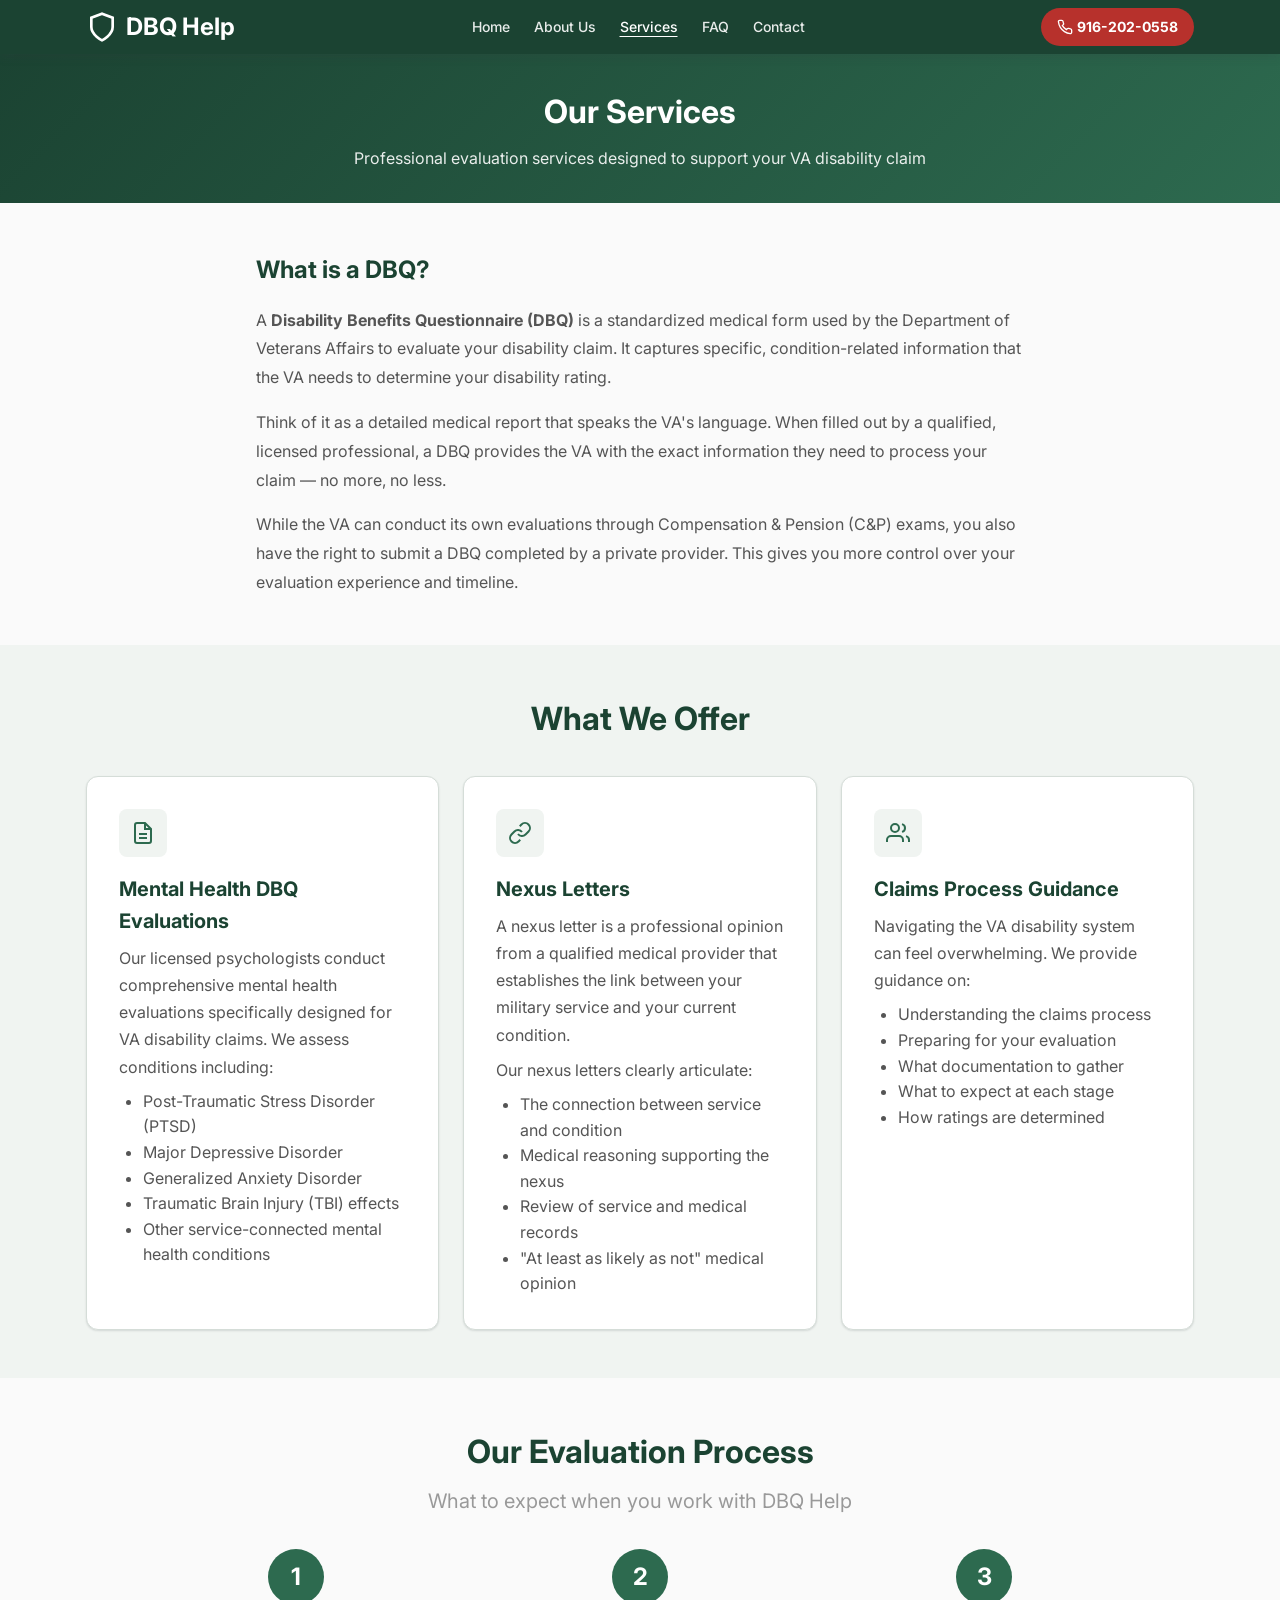
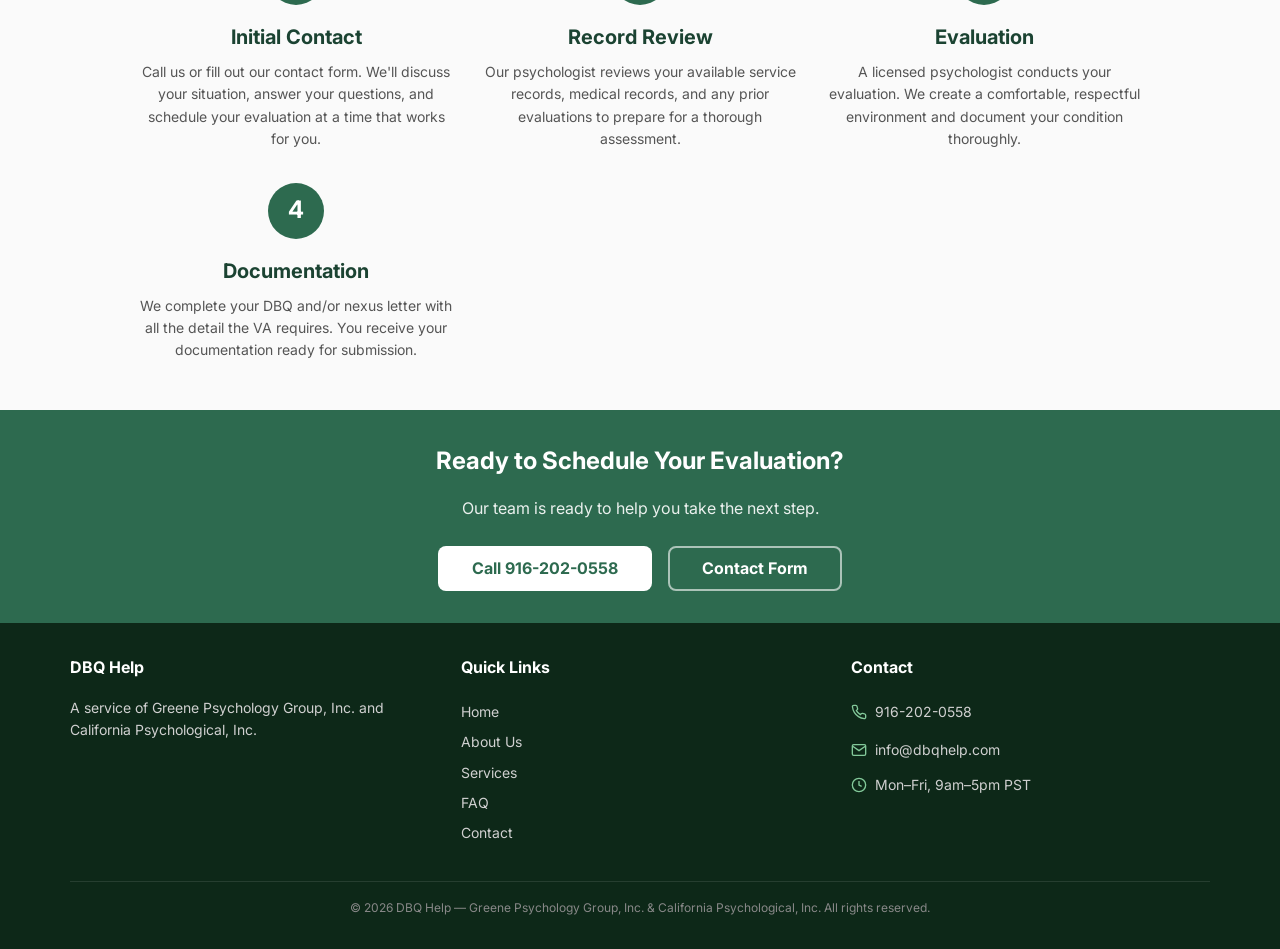
<file: services.html>
<!DOCTYPE html>
<html lang="en">
<head>
  <meta charset="UTF-8">
  <meta name="viewport" content="width=device-width, initial-scale=1.0">
  <title>Services | DBQ Evaluations, Nexus Letters & Veteran Disability Support</title>
  <meta name="description" content="DBQ evaluations, nexus letters, and veteran disability claim support from licensed psychologists. Learn what a DBQ is and how our evaluation process works.">
  <meta name="robots" content="index, follow">
  <link rel="canonical" href="https://dbqhelp.com/services">

  <meta property="og:type" content="website">
  <meta property="og:url" content="https://dbqhelp.com/services">
  <meta property="og:title" content="Services | DBQ Evaluations & Nexus Letters for Veterans">
  <meta property="og:description" content="Expert DBQ evaluations and nexus letters. Learn what a Disability Benefits Questionnaire is and how we can help your VA claim.">
  <meta property="og:site_name" content="DBQ Help">

  <script type="application/ld+json">
  {
    "@context": "https://schema.org",
    "@type": "Service",
    "name": "Veteran DBQ Evaluation Services",
    "provider": {
      "@type": "MedicalBusiness",
      "name": "DBQ Help"
    },
    "description": "Expert Disability Benefits Questionnaire (DBQ) evaluations, nexus letters, and veteran disability claim support from licensed psychologists.",
    "areaServed": "United States",
    "serviceType": "Mental Health Evaluation"
  }
  </script>

  <link rel="preconnect" href="https://fonts.googleapis.com">
  <link rel="preconnect" href="https://fonts.gstatic.com" crossorigin>
  <link href="https://fonts.googleapis.com/css2?family=Inter:wght@400;500;700&display=swap" rel="stylesheet">

  <link rel="stylesheet" href="reset.css">
  <link rel="stylesheet" href="tokens.css">
  <link rel="stylesheet" href="styles.css">
</head>
<body class="dbq-page">

  <a href="#main" class="dbq-skip-link">Skip to main content</a>

  <!-- ── Header ── -->
  <header class="dbq-header" role="banner">
    <div class="dbq-header__inner">
      <a href="index.html" class="dbq-header__logo" aria-label="DBQ Help Home">
        <svg viewBox="0 0 24 24" fill="none" stroke="currentColor" stroke-width="2" aria-hidden="true"><path d="M12 22s8-4 8-10V5l-8-3-8 3v7c0 6 8 10 8 10z"/></svg>
        DBQ Help
      </a>
      <button class="dbq-header__menu-btn" id="menu-toggle" aria-label="Toggle navigation" aria-expanded="false" aria-controls="main-nav">
        <svg width="24" height="24" viewBox="0 0 24 24" fill="none" stroke="currentColor" stroke-width="2" aria-hidden="true"><path d="M3 12h18M3 6h18M3 18h18"/></svg>
      </button>
      <nav class="dbq-header__nav" id="main-nav" role="navigation" aria-label="Main navigation">
        <a href="index.html">Home</a>
        <a href="about.html">About Us</a>
        <a href="services.html" aria-current="page">Services</a>
        <a href="faq.html">FAQ</a>
        <a href="contact.html">Contact</a>
      </nav>
      <a href="tel:+19162020558" class="dbq-header__phone" aria-label="Call us at 916-202-0558">
        <svg viewBox="0 0 24 24" fill="none" stroke="currentColor" stroke-width="2" aria-hidden="true"><path d="M22 16.92v3a2 2 0 0 1-2.18 2 19.79 19.79 0 0 1-8.63-3.07 19.5 19.5 0 0 1-6-6 19.79 19.79 0 0 1-3.07-8.67A2 2 0 0 1 4.11 2h3a2 2 0 0 1 2 1.72 12.84 12.84 0 0 0 .7 2.81 2 2 0 0 1-.45 2.11L8.09 9.91a16 16 0 0 0 6 6l1.27-1.27a2 2 0 0 1 2.11-.45 12.84 12.84 0 0 0 2.81.7A2 2 0 0 1 22 16.92z"/></svg>
        <span class="dbq-phone-text">916-202-0558</span>
      </a>
    </div>
  </header>

  <main id="main" class="dbq-main">

    <!-- ── Page Hero ── -->
    <section class="dbq-about-hero">
      <h1>Our Services</h1>
      <p style="margin-top:var(--cup-space-sm); opacity:0.9;">Professional evaluation services designed to support your VA disability claim</p>
    </section>

    <!-- ── What is a DBQ ── -->
    <section class="dbq-section" aria-labelledby="what-dbq-heading">
      <div class="dbq-container" style="max-width:800px;">
        <h2 id="what-dbq-heading" style="font-size:var(--cup-font-size-xl); font-weight:var(--cup-font-weight-bold); color:var(--cup-color-primary); margin-bottom:var(--cup-space-md);">What is a DBQ?</h2>
        <p style="color:#555; line-height:1.8; margin-bottom:var(--cup-space-md);">
          A <strong>Disability Benefits Questionnaire (DBQ)</strong> is a standardized medical form used by the Department of Veterans Affairs to evaluate your disability claim. It captures specific, condition-related information that the VA needs to determine your disability rating.
        </p>
        <p style="color:#555; line-height:1.8; margin-bottom:var(--cup-space-md);">
          Think of it as a detailed medical report that speaks the VA's language. When filled out by a qualified, licensed professional, a DBQ provides the VA with the exact information they need to process your claim — no more, no less.
        </p>
        <p style="color:#555; line-height:1.8;">
          While the VA can conduct its own evaluations through Compensation & Pension (C&P) exams, you also have the right to submit a DBQ completed by a private provider. This gives you more control over your evaluation experience and timeline.
        </p>
      </div>
    </section>

    <!-- ── Services Detail ── -->
    <section class="dbq-section dbq-section--alt" aria-labelledby="services-detail-heading">
      <div class="dbq-container">
        <div class="dbq-section__header">
          <h2 id="services-detail-heading">What We Offer</h2>
        </div>

        <div class="dbq-cards">
          <div class="dbq-card">
            <div class="dbq-card__icon">
              <svg viewBox="0 0 24 24" fill="none" stroke="currentColor" stroke-width="2" aria-hidden="true">
                <path d="M14 2H6a2 2 0 0 0-2 2v16a2 2 0 0 0 2 2h12a2 2 0 0 0 2-2V8z"/>
                <polyline points="14 2 14 8 20 8"/>
                <line x1="16" y1="13" x2="8" y2="13"/>
                <line x1="16" y1="17" x2="8" y2="17"/>
              </svg>
            </div>
            <h3>Mental Health DBQ Evaluations</h3>
            <p>Our licensed psychologists conduct comprehensive mental health evaluations specifically designed for VA disability claims. We assess conditions including:</p>
            <ul style="color:#555; margin-top:var(--cup-space-sm); padding-left:var(--cup-space-lg); list-style:disc;">
              <li>Post-Traumatic Stress Disorder (PTSD)</li>
              <li>Major Depressive Disorder</li>
              <li>Generalized Anxiety Disorder</li>
              <li>Traumatic Brain Injury (TBI) effects</li>
              <li>Other service-connected mental health conditions</li>
            </ul>
          </div>

          <div class="dbq-card">
            <div class="dbq-card__icon">
              <svg viewBox="0 0 24 24" fill="none" stroke="currentColor" stroke-width="2" aria-hidden="true">
                <path d="M10 13a5 5 0 0 0 7.54.54l3-3a5 5 0 0 0-7.07-7.07l-1.72 1.71"/>
                <path d="M14 11a5 5 0 0 0-7.54-.54l-3 3a5 5 0 0 0 7.07 7.07l1.71-1.71"/>
              </svg>
            </div>
            <h3>Nexus Letters</h3>
            <p>A nexus letter is a professional opinion from a qualified medical provider that establishes the link between your military service and your current condition.</p>
            <p style="margin-top:var(--cup-space-sm);">Our nexus letters clearly articulate:</p>
            <ul style="color:#555; margin-top:var(--cup-space-sm); padding-left:var(--cup-space-lg); list-style:disc;">
              <li>The connection between service and condition</li>
              <li>Medical reasoning supporting the nexus</li>
              <li>Review of service and medical records</li>
              <li>"At least as likely as not" medical opinion</li>
            </ul>
          </div>

          <div class="dbq-card">
            <div class="dbq-card__icon">
              <svg viewBox="0 0 24 24" fill="none" stroke="currentColor" stroke-width="2" aria-hidden="true">
                <path d="M17 21v-2a4 4 0 0 0-4-4H5a4 4 0 0 0-4 4v2"/>
                <circle cx="9" cy="7" r="4"/>
                <path d="M23 21v-2a4 4 0 0 0-3-3.87"/>
                <path d="M16 3.13a4 4 0 0 1 0 7.75"/>
              </svg>
            </div>
            <h3>Claims Process Guidance</h3>
            <p>Navigating the VA disability system can feel overwhelming. We provide guidance on:</p>
            <ul style="color:#555; margin-top:var(--cup-space-sm); padding-left:var(--cup-space-lg); list-style:disc;">
              <li>Understanding the claims process</li>
              <li>Preparing for your evaluation</li>
              <li>What documentation to gather</li>
              <li>What to expect at each stage</li>
              <li>How ratings are determined</li>
            </ul>
          </div>
        </div>
      </div>
    </section>

    <!-- ── Evaluation Process ── -->
    <section class="dbq-section" aria-labelledby="eval-process-heading">
      <div class="dbq-container">
        <div class="dbq-section__header">
          <h2 id="eval-process-heading">Our Evaluation Process</h2>
          <p>What to expect when you work with DBQ Help</p>
        </div>
        <div class="dbq-steps" style="max-width:1000px;">
          <div class="dbq-step">
            <div class="dbq-step__number">1</div>
            <h3>Initial Contact</h3>
            <p>Call us or fill out our contact form. We'll discuss your situation, answer your questions, and schedule your evaluation at a time that works for you.</p>
          </div>
          <div class="dbq-step">
            <div class="dbq-step__number">2</div>
            <h3>Record Review</h3>
            <p>Our psychologist reviews your available service records, medical records, and any prior evaluations to prepare for a thorough assessment.</p>
          </div>
          <div class="dbq-step">
            <div class="dbq-step__number">3</div>
            <h3>Evaluation</h3>
            <p>A licensed psychologist conducts your evaluation. We create a comfortable, respectful environment and document your condition thoroughly.</p>
          </div>
          <div class="dbq-step">
            <div class="dbq-step__number">4</div>
            <h3>Documentation</h3>
            <p>We complete your DBQ and/or nexus letter with all the detail the VA requires. You receive your documentation ready for submission.</p>
          </div>
        </div>
      </div>
    </section>

    <!-- ── CTA ── -->
    <section class="dbq-contact-strip" aria-labelledby="services-cta-heading">
      <h2 id="services-cta-heading">Ready to Schedule Your Evaluation?</h2>
      <p style="margin-bottom:var(--cup-space-lg); opacity:0.9;">Our team is ready to help you take the next step.</p>
      <div class="dbq-contact-strip__actions">
        <a href="tel:+19162020558" class="dbq-btn dbq-btn--primary">Call 916-202-0558</a>
        <a href="contact.html" class="dbq-btn dbq-btn--secondary" style="border-color:rgba(255,255,255,0.6); color:#fff;">Contact Form</a>
      </div>
    </section>

  </main>

  <footer class="dbq-footer" role="contentinfo">
    <div class="dbq-footer__inner">
      <div>
        <h4>DBQ Help</h4>
        <p style="font-size:var(--cup-font-size-sm);">A service of Greene Psychology Group, Inc. and California Psychological, Inc.</p>
      </div>
      <div>
        <h4>Quick Links</h4>
        <a href="index.html">Home</a>
        <a href="about.html">About Us</a>
        <a href="services.html">Services</a>
        <a href="faq.html">FAQ</a>
        <a href="contact.html">Contact</a>
      </div>
      <div>
        <h4>Contact</h4>
        <div class="dbq-footer__contact-item">
          <svg viewBox="0 0 24 24" fill="none" stroke="currentColor" stroke-width="2" aria-hidden="true"><path d="M22 16.92v3a2 2 0 0 1-2.18 2 19.79 19.79 0 0 1-8.63-3.07 19.5 19.5 0 0 1-6-6 19.79 19.79 0 0 1-3.07-8.67A2 2 0 0 1 4.11 2h3a2 2 0 0 1 2 1.72 12.84 12.84 0 0 0 .7 2.81 2 2 0 0 1-.45 2.11L8.09 9.91a16 16 0 0 0 6 6l1.27-1.27a2 2 0 0 1 2.11-.45 12.84 12.84 0 0 0 2.81.7A2 2 0 0 1 22 16.92z"/></svg>
          <a href="tel:+19162020558">916-202-0558</a>
        </div>
        <div class="dbq-footer__contact-item">
          <svg viewBox="0 0 24 24" fill="none" stroke="currentColor" stroke-width="2" aria-hidden="true"><path d="M4 4h16c1.1 0 2 .9 2 2v12c0 1.1-.9 2-2 2H4c-1.1 0-2-.9-2-2V6c0-1.1.9-2 2-2z"/><polyline points="22,6 12,13 2,6"/></svg>
          <a href="mailto:info@dbqhelp.com">info@dbqhelp.com</a>
        </div>
        <div class="dbq-footer__contact-item">
          <svg viewBox="0 0 24 24" fill="none" stroke="currentColor" stroke-width="2" aria-hidden="true"><circle cx="12" cy="12" r="10"/><polyline points="12 6 12 12 16 14"/></svg>
          Mon–Fri, 9am–5pm PST
        </div>
      </div>
    </div>
    <div class="dbq-footer__bottom">
      <p>&copy; 2026 DBQ Help — Greene Psychology Group, Inc. &amp; California Psychological, Inc. All rights reserved.</p>
    </div>
  </footer>

  <script>
    document.getElementById('menu-toggle').addEventListener('click', function() {
      const nav = document.getElementById('main-nav');
      const expanded = this.getAttribute('aria-expanded') === 'true';
      this.setAttribute('aria-expanded', String(!expanded));
      nav.classList.toggle('is-open');
    });
  </script>

</body>
</html>
</file>
<file: tokens.css>
/* DBQHelp Design Tokens
 * cup-core foundation + forest green brand overrides for veteran services */

:root {
  /* ══════════════════════════════════════════════
   * cup-core Foundation Tokens
   * ══════════════════════════════════════════════ */

  /* ── Spacing ── */
  --cup-space-2xs: 0.125rem;  /*  2px */
  --cup-space-xs:  0.25rem;   /*  4px */
  --cup-space-sm:  0.5rem;    /*  8px */
  --cup-space-md:  1rem;      /* 16px */
  --cup-space-lg:  1.5rem;    /* 24px */
  --cup-space-xl:  2rem;      /* 32px */
  --cup-space-2xl: 3rem;      /* 48px */

  /* ── Typography Scale ── */
  --cup-font-size-xs:   0.75rem;    /* 12px */
  --cup-font-size-sm:   0.875rem;   /* 14px */
  --cup-font-size-base: 1rem;       /* 16px */
  --cup-font-size-lg:   1.25rem;    /* 20px */
  --cup-font-size-xl:   1.5rem;     /* 24px */
  --cup-font-size-2xl:  2rem;       /* 32px */
  --cup-font-weight-normal: 400;
  --cup-font-weight-medium: 500;
  --cup-font-weight-bold:   700;
  --cup-line-height-tight:  1.25;

  /* ── Shape ── */
  --cup-radius-sm:   4px;
  --cup-radius-md:   8px;
  --cup-radius-lg:   12px;
  --cup-radius-full: 9999px;

  /* ── Motion ── */
  --cup-transition-fast:   150ms ease;
  --cup-transition-normal: 250ms ease;
  --cup-transition-slow:   400ms ease;

  /* ── Elevation ── */
  --cup-shadow-color: 210 10% 23%;
  --cup-shadow-sm:  0  1px  2px hsl(var(--cup-shadow-color) / 0.15);
  --cup-shadow-md:  0  4px  8px hsl(var(--cup-shadow-color) / 0.15);
  --cup-shadow-lg:  0  8px 24px hsl(var(--cup-shadow-color) / 0.15);

  /* ── Touch Target ── */
  --cup-touch-min: 44px;

  /* ── Z-Index Scale ── */
  --cup-z-dropdown: 100;
  --cup-z-sticky:   200;
  --cup-z-overlay:  300;
  --cup-z-modal:    400;
  --cup-z-toast:    500;

  /* ══════════════════════════════════════════════
   * DBQHelp Brand Overrides
   * ══════════════════════════════════════════════ */

  /* ── Brand Colors ── */
  --cup-color-surface:      #FAFAFA;
  --cup-color-on-surface:   #1A1A1A;
  --cup-color-surface-alt:  #F0F4F1;
  --cup-color-primary:      #1B4332;
  --cup-color-on-primary:   #FFFFFF;
  --cup-color-secondary:    #83C99A;
  --cup-color-error:        #B7312C;
  --cup-color-on-error:     #FFFFFF;
  --cup-color-success:      #2D6A4F;
  --cup-color-warning:      #E67E22;
  --cup-color-info:         #2980B9;
  --cup-color-border:       #D5DDD8;
  --cup-color-focus:        #2D6A4F;
  --cup-color-disabled:     #B0B0B0;
  --cup-color-on-disabled:  #777777;
  --cup-color-placeholder:  #999999;

  /* ── Brand-specific ── */
  --dbq-color-hero-bg:      #1B4332;
  --dbq-color-hero-text:    #FFFFFF;
  --dbq-color-accent:       #2D6A4F;
  --dbq-color-accent-hover: #3D8B6A;
  --dbq-color-cta:          #B7312C;
  --dbq-color-cta-hover:    #D4443E;
  --dbq-color-trust-bg:     #F0F4F1;
  --dbq-color-card-bg:      #FFFFFF;
  --dbq-color-footer-bg:    #0D2818;
  --dbq-color-footer-text:  #D0D0D0;

  /* ── Typography Override ── */
  --cup-font-family: 'Inter', system-ui, -apple-system, 'Segoe UI', Roboto, sans-serif;
  --cup-line-height: 1.6;
}
</file>
<file: styles.css>
/* DBQHelp Site Styles — Professional veteran services site */

/* ── Layout ── */
.dbq-page {
  min-height: 100vh;
  display: flex;
  flex-direction: column;
}

.dbq-main {
  flex: 1;
}

.dbq-container {
  max-width: 1140px;
  margin-inline: auto;
  padding-inline: var(--cup-space-md);
}

/* ── Skip Link (a11y) ── */
.dbq-skip-link {
  position: absolute;
  top: -100%;
  left: var(--cup-space-md);
  background: var(--dbq-color-hero-bg);
  color: var(--dbq-color-hero-text);
  padding: var(--cup-space-sm) var(--cup-space-md);
  border-radius: var(--cup-radius-md);
  z-index: 9999;
  font-weight: var(--cup-font-weight-bold);
}
.dbq-skip-link:focus {
  top: var(--cup-space-sm);
}

/* ── Header / Nav ── */
.dbq-header {
  background: var(--dbq-color-hero-bg);
  color: var(--dbq-color-hero-text);
  position: sticky;
  top: 0;
  z-index: var(--cup-z-sticky, 200);
  box-shadow: var(--cup-shadow-md);
}

.dbq-header__inner {
  display: flex;
  align-items: center;
  justify-content: space-between;
  padding: var(--cup-space-sm) var(--cup-space-md);
  max-width: 1140px;
  margin-inline: auto;
  gap: var(--cup-space-md);
}

.dbq-header__logo {
  font-size: var(--cup-font-size-xl);
  font-weight: var(--cup-font-weight-bold);
  color: var(--dbq-color-hero-text);
  display: flex;
  align-items: center;
  gap: var(--cup-space-sm);
}

.dbq-header__logo svg {
  width: 32px;
  height: 32px;
}

.dbq-header__nav {
  display: flex;
  align-items: center;
  gap: var(--cup-space-lg);
}

.dbq-header__nav a {
  color: var(--dbq-color-hero-text);
  font-weight: var(--cup-font-weight-medium);
  opacity: 0.9;
  transition: opacity var(--cup-transition-fast);
  font-size: var(--cup-font-size-sm);
}

.dbq-header__nav a:hover,
.dbq-header__nav a[aria-current="page"] {
  opacity: 1;
  text-decoration: underline;
  text-underline-offset: 4px;
}

.dbq-header__phone {
  display: flex;
  align-items: center;
  gap: var(--cup-space-xs);
  background: var(--dbq-color-cta);
  color: #fff;
  padding: var(--cup-space-sm) var(--cup-space-md);
  border-radius: var(--cup-radius-full);
  font-weight: var(--cup-font-weight-bold);
  font-size: var(--cup-font-size-sm);
  transition: background var(--cup-transition-fast);
  white-space: nowrap;
}

.dbq-header__phone:hover {
  background: var(--dbq-color-cta-hover);
}

.dbq-header__phone svg {
  width: 16px;
  height: 16px;
}

.dbq-header__menu-btn {
  display: none;
  background: none;
  border: none;
  color: var(--dbq-color-hero-text);
  cursor: pointer;
  padding: var(--cup-space-sm);
}

/* ── Hero ── */
.dbq-hero {
  background: linear-gradient(135deg, var(--dbq-color-hero-bg) 0%, var(--dbq-color-accent) 100%);
  color: var(--dbq-color-hero-text);
  padding: var(--cup-space-2xl) var(--cup-space-md);
  text-align: center;
}

.dbq-hero__inner {
  max-width: 800px;
  margin-inline: auto;
}

.dbq-hero h1 {
  font-size: clamp(2rem, 5vw, 3.5rem);
  font-weight: var(--cup-font-weight-bold);
  line-height: var(--cup-line-height-tight);
  margin-bottom: var(--cup-space-md);
}

.dbq-hero__subtitle {
  font-size: var(--cup-font-size-lg);
  opacity: 0.9;
  margin-bottom: var(--cup-space-xl);
  max-width: 600px;
  margin-inline: auto;
}

.dbq-hero__actions {
  display: flex;
  gap: var(--cup-space-md);
  justify-content: center;
  flex-wrap: wrap;
}

/* ── Buttons ── */
.dbq-btn {
  display: inline-flex;
  align-items: center;
  gap: var(--cup-space-sm);
  padding: var(--cup-space-sm) var(--cup-space-xl);
  border-radius: var(--cup-radius-md);
  font-weight: var(--cup-font-weight-bold);
  font-size: var(--cup-font-size-base);
  cursor: pointer;
  transition: all var(--cup-transition-fast);
  border: 2px solid transparent;
  min-height: var(--cup-touch-min);
  text-decoration: none;
}

.dbq-btn--primary {
  background: var(--dbq-color-cta);
  color: #fff;
}
.dbq-btn--primary:hover {
  background: var(--dbq-color-cta-hover);
  transform: translateY(-1px);
  box-shadow: var(--cup-shadow-md);
}

.dbq-btn--secondary {
  background: transparent;
  color: #fff;
  border-color: rgba(255, 255, 255, 0.6);
}
.dbq-btn--secondary:hover {
  background: rgba(255, 255, 255, 0.1);
  border-color: #fff;
}

.dbq-btn--outline {
  background: transparent;
  color: var(--dbq-color-accent);
  border-color: var(--dbq-color-accent);
}
.dbq-btn--outline:hover {
  background: var(--dbq-color-accent);
  color: #fff;
}

.dbq-btn svg {
  width: 18px;
  height: 18px;
}

/* ── Trust Bar ── */
.dbq-trust {
  background: var(--dbq-color-trust-bg);
  padding: var(--cup-space-lg) var(--cup-space-md);
  border-bottom: 1px solid var(--cup-color-border);
}

.dbq-trust__inner {
  display: flex;
  justify-content: center;
  gap: var(--cup-space-xl);
  flex-wrap: wrap;
  max-width: 900px;
  margin-inline: auto;
}

.dbq-trust__item {
  display: flex;
  align-items: center;
  gap: var(--cup-space-sm);
  font-weight: var(--cup-font-weight-medium);
  color: var(--dbq-color-accent);
  font-size: var(--cup-font-size-sm);
}

.dbq-trust__item svg {
  width: 20px;
  height: 20px;
  color: var(--cup-color-secondary);
}

/* ── Section ── */
.dbq-section {
  padding: var(--cup-space-2xl) var(--cup-space-md);
}

.dbq-section--alt {
  background: var(--dbq-color-trust-bg);
}

.dbq-section__header {
  text-align: center;
  margin-bottom: var(--cup-space-xl);
}

.dbq-section__header h2 {
  font-size: var(--cup-font-size-2xl);
  font-weight: var(--cup-font-weight-bold);
  color: var(--cup-color-primary);
  margin-bottom: var(--cup-space-sm);
}

.dbq-section__header p {
  font-size: var(--cup-font-size-lg);
  color: var(--cup-color-placeholder);
  max-width: 600px;
  margin-inline: auto;
}

/* ── Service Cards ── */
.dbq-cards {
  display: grid;
  grid-template-columns: repeat(auto-fit, minmax(280px, 1fr));
  gap: var(--cup-space-lg);
  max-width: 1140px;
  margin-inline: auto;
}

.dbq-card {
  background: var(--dbq-color-card-bg);
  border-radius: var(--cup-radius-lg);
  padding: var(--cup-space-xl);
  box-shadow: var(--cup-shadow-sm);
  border: 1px solid var(--cup-color-border);
  transition: all var(--cup-transition-normal);
}

.dbq-card:hover {
  box-shadow: var(--cup-shadow-lg);
  transform: translateY(-2px);
}

.dbq-card__icon {
  width: 48px;
  height: 48px;
  background: var(--dbq-color-trust-bg);
  border-radius: var(--cup-radius-md);
  display: flex;
  align-items: center;
  justify-content: center;
  margin-bottom: var(--cup-space-md);
  color: var(--dbq-color-accent);
}

.dbq-card__icon svg {
  width: 24px;
  height: 24px;
}

.dbq-card h3 {
  font-size: var(--cup-font-size-lg);
  font-weight: var(--cup-font-weight-bold);
  color: var(--cup-color-primary);
  margin-bottom: var(--cup-space-sm);
}

.dbq-card p {
  color: #555;
  line-height: 1.7;
}

/* ── Steps / Process ── */
.dbq-steps {
  display: grid;
  grid-template-columns: repeat(auto-fit, minmax(240px, 1fr));
  gap: var(--cup-space-xl);
  max-width: 900px;
  margin-inline: auto;
  counter-reset: step;
}

.dbq-step {
  text-align: center;
  counter-increment: step;
  position: relative;
}

.dbq-step__number {
  width: 56px;
  height: 56px;
  border-radius: 50%;
  background: var(--dbq-color-accent);
  color: #fff;
  display: flex;
  align-items: center;
  justify-content: center;
  font-size: var(--cup-font-size-xl);
  font-weight: var(--cup-font-weight-bold);
  margin: 0 auto var(--cup-space-md);
}

.dbq-step h3 {
  font-size: var(--cup-font-size-lg);
  font-weight: var(--cup-font-weight-bold);
  color: var(--cup-color-primary);
  margin-bottom: var(--cup-space-sm);
}

.dbq-step p {
  color: #555;
  font-size: var(--cup-font-size-sm);
}

/* ── Team / Bio Preview ── */
.dbq-team {
  display: grid;
  grid-template-columns: repeat(auto-fit, minmax(300px, 1fr));
  gap: var(--cup-space-xl);
  max-width: 900px;
  margin-inline: auto;
}

.dbq-bio {
  text-align: center;
}

.dbq-bio__photo {
  width: 160px;
  height: 160px;
  border-radius: 50%;
  background: var(--dbq-color-trust-bg);
  margin: 0 auto var(--cup-space-md);
  display: flex;
  align-items: center;
  justify-content: center;
  border: 3px solid var(--cup-color-secondary);
  overflow: hidden;
  color: var(--dbq-color-accent);
  font-size: var(--cup-font-size-2xl);
}

.dbq-bio h3 {
  font-size: var(--cup-font-size-lg);
  font-weight: var(--cup-font-weight-bold);
  color: var(--cup-color-primary);
}

.dbq-bio__title {
  color: var(--dbq-color-accent);
  font-weight: var(--cup-font-weight-medium);
  font-size: var(--cup-font-size-sm);
  margin-bottom: var(--cup-space-sm);
}

.dbq-bio p:last-child {
  color: #555;
  font-size: var(--cup-font-size-sm);
  max-width: 400px;
  margin-inline: auto;
}

/* ── Contact Strip ── */
.dbq-contact-strip {
  background: var(--dbq-color-accent);
  color: #fff;
  padding: var(--cup-space-xl) var(--cup-space-md);
  text-align: center;
}

.dbq-contact-strip h2 {
  font-size: var(--cup-font-size-xl);
  font-weight: var(--cup-font-weight-bold);
  margin-bottom: var(--cup-space-md);
}

.dbq-contact-strip__actions {
  display: flex;
  gap: var(--cup-space-md);
  justify-content: center;
  flex-wrap: wrap;
}

.dbq-contact-strip .dbq-btn--primary {
  background: #fff;
  color: var(--dbq-color-accent);
}
.dbq-contact-strip .dbq-btn--primary:hover {
  background: #f0f0f0;
}

/* ── Contact Form ── */
.dbq-form {
  max-width: 600px;
  margin-inline: auto;
}

.dbq-form__group {
  margin-bottom: var(--cup-space-md);
}

.dbq-form__label {
  display: block;
  font-weight: var(--cup-font-weight-medium);
  margin-bottom: var(--cup-space-xs);
  color: var(--cup-color-primary);
  font-size: var(--cup-font-size-sm);
}

.dbq-form__input,
.dbq-form__textarea,
.dbq-form__select {
  width: 100%;
  padding: var(--cup-space-sm) var(--cup-space-md);
  border: 1px solid var(--cup-color-border);
  border-radius: var(--cup-radius-md);
  font-size: var(--cup-font-size-base);
  background: #fff;
  color: var(--cup-color-on-surface);
  transition: border-color var(--cup-transition-fast);
  min-height: var(--cup-touch-min);
}

.dbq-form__input:focus,
.dbq-form__textarea:focus,
.dbq-form__select:focus {
  outline: 2px solid var(--cup-color-focus);
  outline-offset: 2px;
  border-color: var(--cup-color-focus);
}

.dbq-form__textarea {
  min-height: 120px;
  resize: vertical;
}

/* ── FAQ ── */
.dbq-faq {
  max-width: 800px;
  margin-inline: auto;
}

.dbq-faq__item {
  border-bottom: 1px solid var(--cup-color-border);
  padding: var(--cup-space-md) 0;
}

.dbq-faq__question {
  font-weight: var(--cup-font-weight-bold);
  font-size: var(--cup-font-size-base);
  color: var(--cup-color-primary);
  cursor: pointer;
  display: flex;
  justify-content: space-between;
  align-items: center;
  background: none;
  border: none;
  width: 100%;
  text-align: left;
  padding: var(--cup-space-sm) 0;
  min-height: var(--cup-touch-min);
}

.dbq-faq__question::after {
  content: "+";
  font-size: var(--cup-font-size-xl);
  color: var(--dbq-color-accent);
  transition: transform var(--cup-transition-fast);
}

.dbq-faq__item[open] .dbq-faq__question::after {
  content: "−";
}

.dbq-faq__answer {
  color: #555;
  line-height: 1.7;
  padding: var(--cup-space-sm) 0 var(--cup-space-md);
}

/* ── Footer ── */
.dbq-footer {
  background: var(--dbq-color-footer-bg);
  color: var(--dbq-color-footer-text);
  padding: var(--cup-space-xl) var(--cup-space-md);
}

.dbq-footer__inner {
  display: grid;
  grid-template-columns: repeat(auto-fit, minmax(200px, 1fr));
  gap: var(--cup-space-xl);
  max-width: 1140px;
  margin-inline: auto;
}

.dbq-footer h4 {
  font-weight: var(--cup-font-weight-bold);
  font-size: var(--cup-font-size-base);
  margin-bottom: var(--cup-space-md);
  color: #fff;
}

.dbq-footer a {
  color: var(--dbq-color-footer-text);
  transition: color var(--cup-transition-fast);
  display: block;
  padding: var(--cup-space-xs) 0;
  font-size: var(--cup-font-size-sm);
}

.dbq-footer a:hover {
  color: var(--cup-color-secondary);
}

.dbq-footer__contact-item {
  display: flex;
  align-items: center;
  gap: var(--cup-space-sm);
  margin-bottom: var(--cup-space-sm);
  font-size: var(--cup-font-size-sm);
}

.dbq-footer__contact-item svg {
  width: 16px;
  height: 16px;
  flex-shrink: 0;
  color: var(--cup-color-secondary);
}

.dbq-footer__bottom {
  border-top: 1px solid rgba(255,255,255,0.1);
  padding-top: var(--cup-space-md);
  margin-top: var(--cup-space-xl);
  text-align: center;
  font-size: var(--cup-font-size-xs);
  color: #888;
  max-width: 1140px;
  margin-inline: auto;
}

/* ── Page-specific: About ── */
.dbq-about-hero {
  background: linear-gradient(135deg, var(--dbq-color-hero-bg) 0%, var(--dbq-color-accent) 100%);
  color: #fff;
  padding: var(--cup-space-xl) var(--cup-space-md);
  text-align: center;
}

.dbq-about-hero h1 {
  font-size: var(--cup-font-size-2xl);
  font-weight: var(--cup-font-weight-bold);
}

.dbq-bio-full {
  display: grid;
  grid-template-columns: 200px 1fr;
  gap: var(--cup-space-xl);
  align-items: start;
  max-width: 800px;
  margin: 0 auto var(--cup-space-xl);
  padding: var(--cup-space-xl);
  background: var(--dbq-color-card-bg);
  border-radius: var(--cup-radius-lg);
  box-shadow: var(--cup-shadow-sm);
  border: 1px solid var(--cup-color-border);
}

.dbq-bio-full__photo {
  width: 200px;
  height: 200px;
  border-radius: var(--cup-radius-lg);
  background: var(--dbq-color-trust-bg);
  display: flex;
  align-items: center;
  justify-content: center;
  color: var(--dbq-color-accent);
  font-size: 3rem;
  border: 3px solid var(--cup-color-secondary);
}

.dbq-bio-full h2 {
  font-size: var(--cup-font-size-xl);
  font-weight: var(--cup-font-weight-bold);
  color: var(--cup-color-primary);
  margin-bottom: var(--cup-space-xs);
}

.dbq-bio-full__role {
  color: var(--dbq-color-accent);
  font-weight: var(--cup-font-weight-medium);
  margin-bottom: var(--cup-space-md);
}

.dbq-bio-full__credentials {
  display: flex;
  flex-wrap: wrap;
  gap: var(--cup-space-sm);
  margin-bottom: var(--cup-space-md);
}

.dbq-credential {
  background: var(--dbq-color-trust-bg);
  color: var(--dbq-color-accent);
  padding: var(--cup-space-xs) var(--cup-space-sm);
  border-radius: var(--cup-radius-full);
  font-size: var(--cup-font-size-xs);
  font-weight: var(--cup-font-weight-medium);
}

.dbq-bio-full p {
  color: #555;
  line-height: 1.7;
  margin-bottom: var(--cup-space-md);
}

/* ── Responsive ── */
@media (max-width: 768px) {
  .dbq-header__nav {
    display: none;
    position: absolute;
    top: 100%;
    left: 0;
    right: 0;
    background: var(--dbq-color-hero-bg);
    flex-direction: column;
    padding: var(--cup-space-md);
    box-shadow: var(--cup-shadow-lg);
  }

  .dbq-header__nav.is-open {
    display: flex;
  }

  .dbq-header__menu-btn {
    display: block;
  }

  .dbq-hero h1 {
    font-size: 2rem;
  }

  .dbq-bio-full {
    grid-template-columns: 1fr;
    text-align: center;
  }

  .dbq-bio-full__photo {
    margin-inline: auto;
  }

  .dbq-bio-full__credentials {
    justify-content: center;
  }

  .dbq-header__phone span.dbq-phone-text {
    display: none;
  }
}

@media (max-width: 480px) {
  .dbq-trust__inner {
    flex-direction: column;
    align-items: center;
  }

  .dbq-hero__actions {
    flex-direction: column;
    align-items: center;
  }
}
</file>
